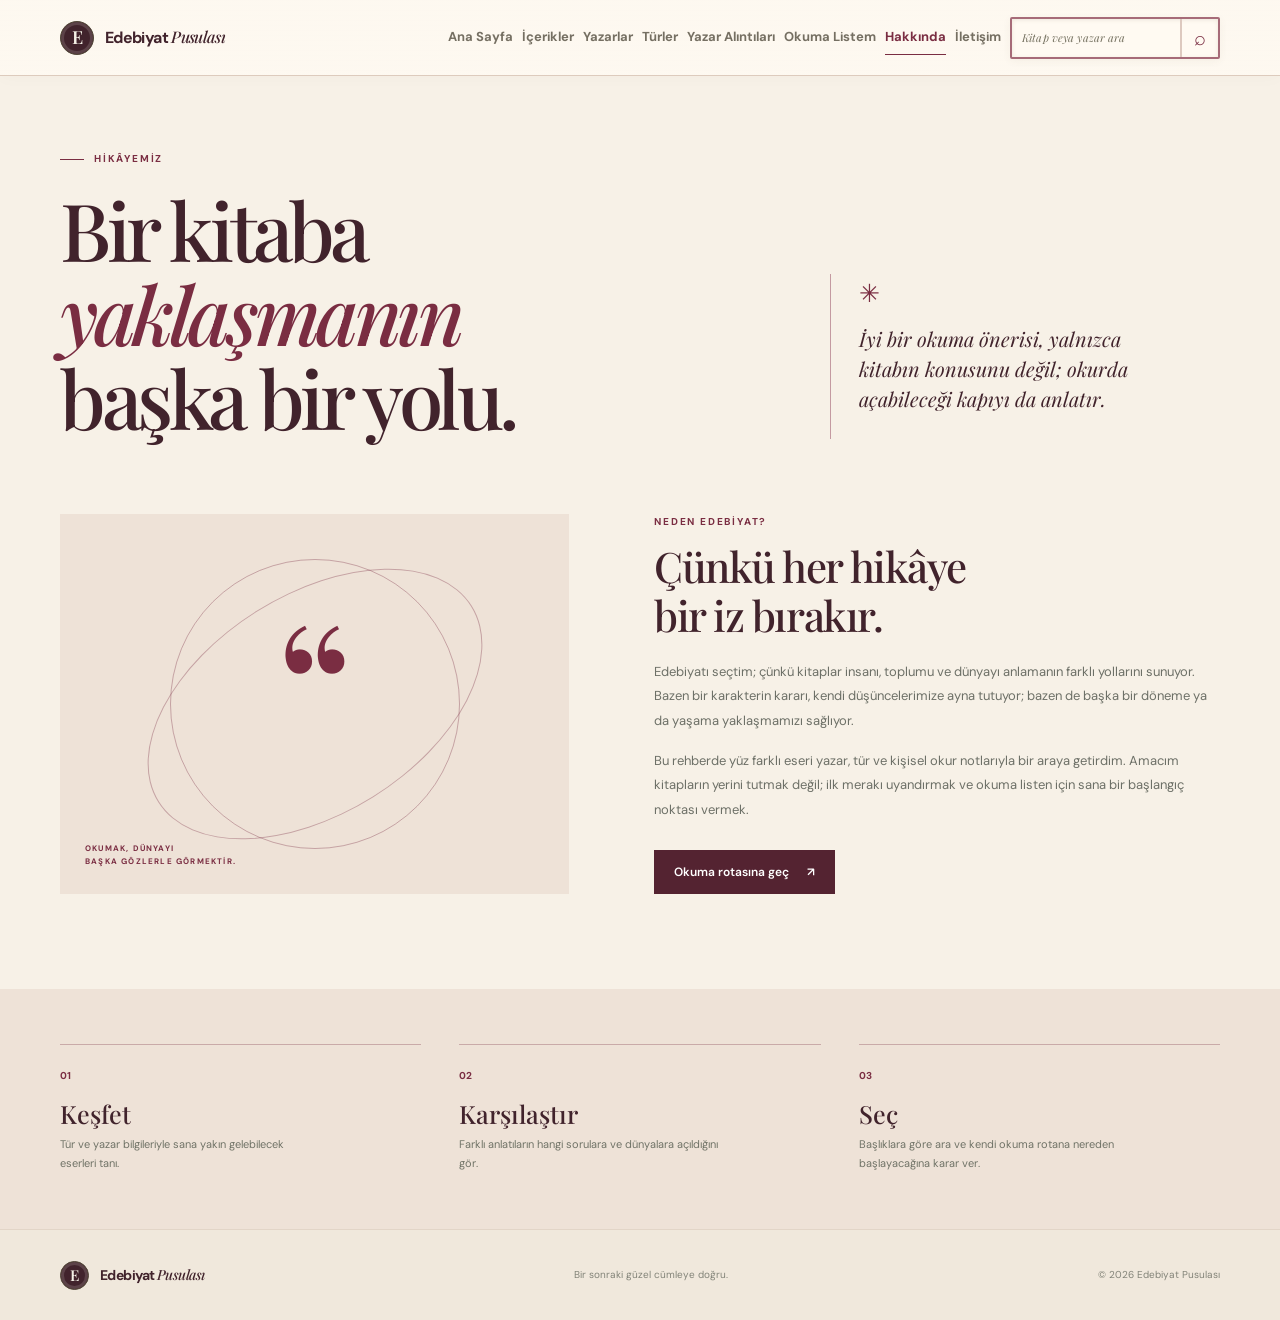
<file: hakkinda.html>
<!doctype html>
<html lang="tr">
<head>
  <meta charset="utf-8">
  <meta name="viewport" content="width=device-width, initial-scale=1">
  <meta name="description" content="Edebiyat Pusulası'nın çıkış noktası ve okurlara sunduğu rehber hakkında.">
  <title>Hakkında — Edebiyat Pusulası</title>
  <link rel="preconnect" href="https://fonts.googleapis.com">
  <link rel="preconnect" href="https://fonts.gstatic.com" crossorigin>
  <link href="https://fonts.googleapis.com/css2?family=DM+Sans:wght@400;500;600;700&family=Playfair+Display:wght@500;600;700&display=swap" rel="stylesheet">
  <link rel="stylesheet" href="style.css">
</head>
<body>
  <a class="skip-link" href="#ana-icerik">Ana içeriğe geç</a>
  <header class="site-header"><div class="nav-wrap">
    <a class="brand" href="index.html" aria-label="Edebiyat Pusulası ana sayfa"><span class="brand-mark" aria-hidden="true">E</span><span>Edebiyat <em>Pusulası</em></span></a>
    <button class="menu-toggle" type="button" aria-expanded="false" aria-label="Menüyü aç" aria-controls="site-nav">☰</button>
    <nav class="site-nav" id="site-nav" aria-label="Ana gezinme">
      <a class="nav-link" href="index.html">Ana Sayfa</a><a class="nav-link" href="icerikler.html">İçerikler</a>
      <a class="nav-link" href="yazarlar.html">Yazarlar</a><a class="nav-link" href="turler.html">Türler</a><a class="nav-link" href="unlu-cumleler.html">Yazar Alıntıları</a>
      <a class="nav-link" href="okuma-listem.html">Okuma Listem</a><a class="nav-link active" aria-current="page" href="hakkinda.html">Hakkında</a><a class="nav-link" href="iletisim.html">İletişim</a>
      <form class="nav-search" action="icerikler.html" role="search">
        <label class="visually-hidden" for="site-search">Kitap veya yazar ara</label>
        <input id="site-search" name="q" type="search" placeholder="Kitap veya yazar ara" autocomplete="off">
        <button class="nav-search-clear" type="button" aria-label="Temizle" hidden>×</button>
        <button type="submit" aria-label="Ara">⌕</button>
      </form>
    </nav>
  </div></header>
  <main id="ana-icerik">
    <section class="about-hero page-width"><div><p class="eyebrow"><span class="eyebrow-line"></span> HİKÂYEMİZ</p><h1>Bir kitaba<br><span>yaklaşmanın</span><br>başka bir yolu.</h1></div><div class="about-aside"><span class="aside-asterisk" aria-hidden="true">✳</span><p>İyi bir okuma önerisi, yalnızca kitabın konusunu değil; okurda açabileceği kapıyı da anlatır.</p></div></section>
    <section class="about-main page-width"><div class="about-image" role="img" aria-label="Kitap sayfalarını ve edebiyatın farklı dünyalarını simgeleyen soyut illüstrasyon"><div class="about-circle circle-one"></div><div class="about-circle circle-two"></div><div class="about-quote-mark">“</div><div class="about-image-caption">OKUMAK, DÜNYAYI<br>BAŞKA GÖZLERLE GÖRMEKTİR.</div></div><div class="about-copy"><p class="eyebrow">NEDEN EDEBİYAT?</p><h2>Çünkü her hikâye<br>bir iz bırakır.</h2><p>Edebiyatı seçtim; çünkü kitaplar insanı, toplumu ve dünyayı anlamanın farklı yollarını sunuyor. Bazen bir karakterin kararı, kendi düşüncelerimize ayna tutuyor; bazen de başka bir döneme ya da yaşama yaklaşmamızı sağlıyor.</p><p>Bu rehberde yüz farklı eseri yazar, tür ve kişisel okur notlarıyla bir araya getirdim. Amacım kitapların yerini tutmak değil; ilk merakı uyandırmak ve okuma listen için sana bir başlangıç noktası vermek.</p><a class="button button-dark" href="icerikler.html">Okuma rotasına geç <span aria-hidden="true">↗</span></a></div></section>
    <section class="about-values"><div class="page-width values-grid"><div><span>01</span><h3>Keşfet</h3><p>Tür ve yazar bilgileriyle sana yakın gelebilecek eserleri tanı.</p></div><div><span>02</span><h3>Karşılaştır</h3><p>Farklı anlatıların hangi sorulara ve dünyalara açıldığını gör.</p></div><div><span>03</span><h3>Seç</h3><p>Başlıklara göre ara ve kendi okuma rotana nereden başlayacağına karar ver.</p></div></div></section>
  </main>
  <footer class="site-footer"><div class="page-width footer-inner"><a class="brand footer-brand" href="index.html"><span class="brand-mark" aria-hidden="true">E</span><span>Edebiyat <em>Pusulası</em></span></a><p>Bir sonraki güzel cümleye doğru.</p><span>© 2026 Edebiyat Pusulası</span></div></footer>
  <script src="script.js"></script>
</body>
</html>
</file>
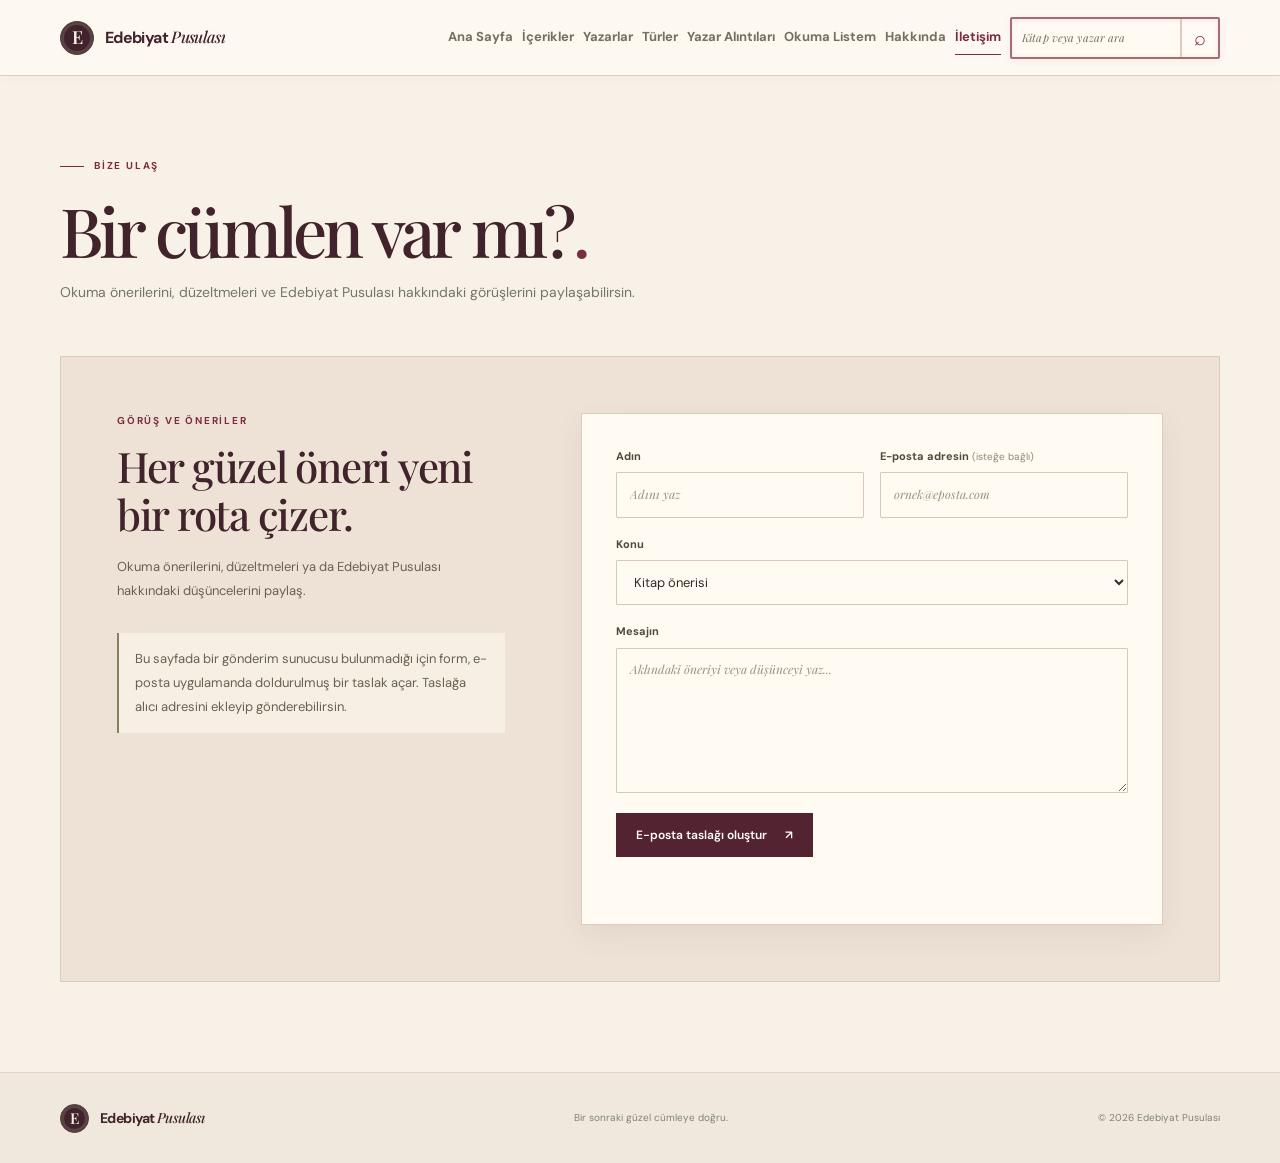
<file: iletisim.html>
<!doctype html>
<html lang="tr">
<head>
  <meta charset="utf-8">
  <meta name="viewport" content="width=device-width, initial-scale=1">
  <meta name="description" content="Edebiyat Pusulası hakkında görüş ve önerilerinizi iletin.">
  <title>İletişim — Edebiyat Pusulası</title>
  <link rel="stylesheet" href="style.css">
</head>
<body>
  <a class="skip-link" href="#ana-icerik">Ana içeriğe geç</a>
  <header class="site-header"><div class="nav-wrap">
    <a class="brand" href="index.html" aria-label="Edebiyat Pusulası ana sayfa"><span class="brand-mark" aria-hidden="true">E</span><span>Edebiyat <em>Pusulası</em></span></a>
    <button class="menu-toggle" type="button" aria-expanded="false" aria-label="Menüyü aç" aria-controls="site-nav">☰</button>
    <nav class="site-nav" id="site-nav" aria-label="Ana gezinme">
      <a class="nav-link" href="index.html">Ana Sayfa</a><a class="nav-link" href="icerikler.html">İçerikler</a><a class="nav-link" href="yazarlar.html">Yazarlar</a>
      <a class="nav-link" href="turler.html">Türler</a><a class="nav-link" href="unlu-cumleler.html">Yazar Alıntıları</a><a class="nav-link" href="okuma-listem.html">Okuma Listem</a><a class="nav-link" href="hakkinda.html">Hakkında</a><a class="nav-link active" aria-current="page" href="iletisim.html">İletişim</a>
      <form class="nav-search" action="icerikler.html" role="search"><label class="visually-hidden" for="site-search">Kitap veya yazar ara</label><input id="site-search" name="q" type="search" placeholder="Kitap veya yazar ara" autocomplete="off"><button class="nav-search-clear" type="button" aria-label="Temizle" hidden>×</button><button type="submit" aria-label="Ara">⌕</button></form>
    </nav>
  </div></header>
  <main id="ana-icerik">
    <section class="content-hero page-width"><p class="eyebrow"><span class="eyebrow-line"></span> BİZE ULAŞ</p><h1>Bir cümlen var mı?<span>.</span></h1><p>Okuma önerilerini, düzeltmeleri ve Edebiyat Pusulası hakkındaki görüşlerini paylaşabilirsin.</p></section>
    <section class="page-width contact-layout" aria-labelledby="contact-title">
      <div class="contact-copy">
        <p class="eyebrow">GÖRÜŞ VE ÖNERİLER</p>
        <h2 id="contact-title">Her güzel öneri yeni bir rota çizer.</h2>
        <p>Okuma önerilerini, düzeltmeleri ya da Edebiyat Pusulası hakkındaki düşüncelerini paylaş.</p>
        <p class="contact-note">Bu sayfada bir gönderim sunucusu bulunmadığı için form, e-posta uygulamanda doldurulmuş bir taslak açar. Taslağa alıcı adresini ekleyip gönderebilirsin.</p>
      </div>
      <form class="contact-form" id="contact-form">
        <div class="contact-form-row">
          <div class="contact-field">
            <label for="contact-name">Adın</label>
            <input id="contact-name" name="name" type="text" autocomplete="name" placeholder="Adını yaz" required>
          </div>
          <div class="contact-field">
            <label for="contact-email">E-posta adresin <span>(isteğe bağlı)</span></label>
            <input id="contact-email" name="email" type="email" autocomplete="email" placeholder="ornek@eposta.com">
          </div>
        </div>
        <div class="contact-field">
          <label for="contact-subject">Konu</label>
          <select id="contact-subject" name="subject">
            <option value="Kitap önerisi">Kitap önerisi</option>
            <option value="Düzeltme">Düzeltme</option>
            <option value="Genel görüş">Genel görüş</option>
          </select>
        </div>
        <div class="contact-field">
          <label for="contact-message">Mesajın</label>
          <textarea id="contact-message" name="message" rows="6" placeholder="Aklındaki öneriyi veya düşünceyi yaz..." required></textarea>
        </div>
        <button class="button button-dark contact-submit" type="submit">E-posta taslağı oluştur <span aria-hidden="true">↗</span></button>
        <p class="contact-status" id="contact-status" role="status" aria-live="polite"></p>
      </form>
    </section>
  </main>
  <footer class="site-footer"><div class="page-width footer-inner"><a class="brand footer-brand" href="index.html"><span class="brand-mark" aria-hidden="true">E</span><span>Edebiyat <em>Pusulası</em></span></a><p>Bir sonraki güzel cümleye doğru.</p><span>© 2026 Edebiyat Pusulası</span></div></footer>
  <script src="script.js"></script>
</body>
</html>
</file>
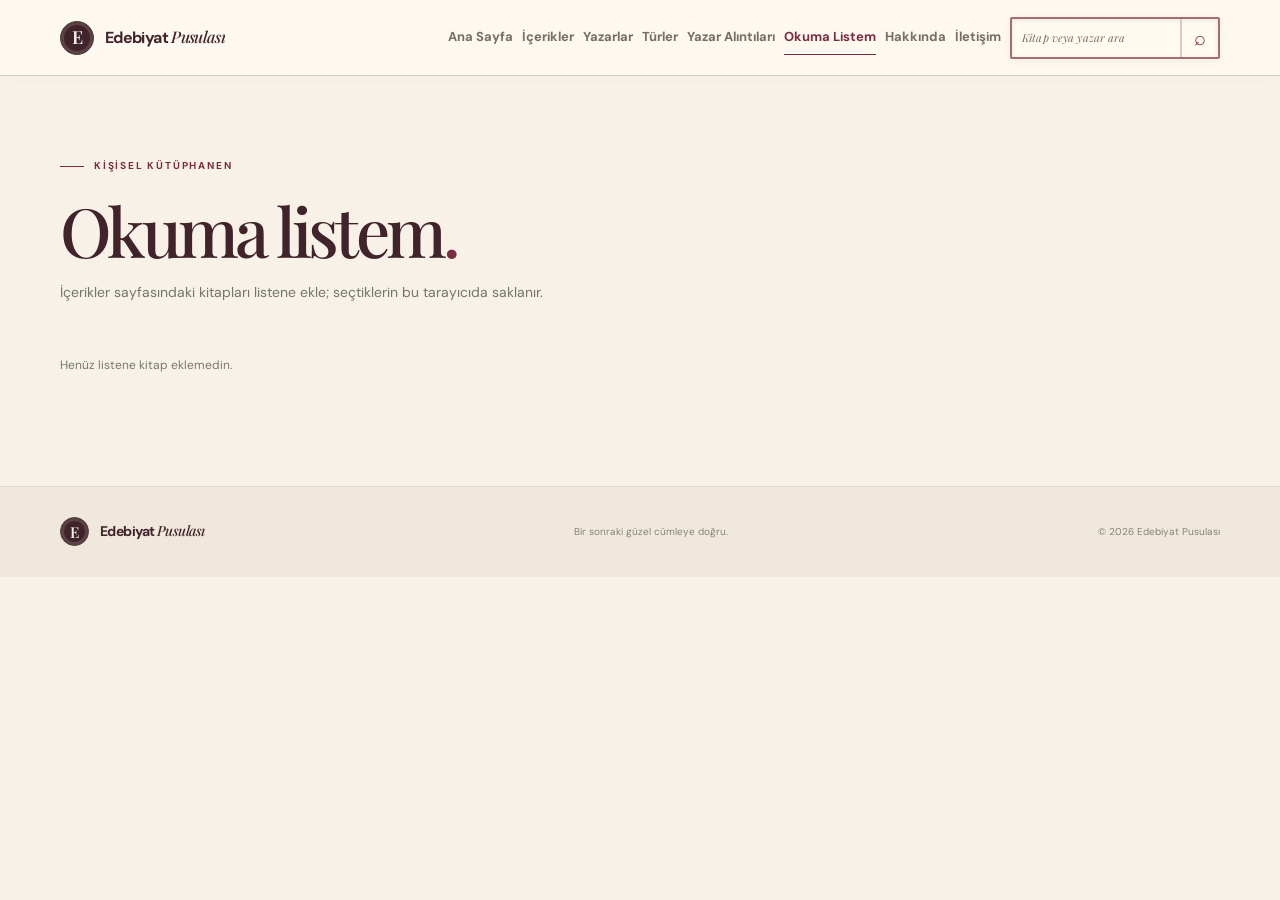
<file: okuma-listem.html>
<!doctype html>
<html lang="tr">
<head>
  <meta charset="utf-8">
  <meta name="viewport" content="width=device-width, initial-scale=1">
  <meta name="description" content="Okumak istediğiniz kitapları kişisel okuma listenizde saklayın.">
  <title>Okuma Listem — Edebiyat Pusulası</title>
  <link rel="stylesheet" href="style.css">
</head>
<body>
  <a class="skip-link" href="#ana-icerik">Ana içeriğe geç</a>
  <header class="site-header"><div class="nav-wrap">
    <a class="brand" href="index.html" aria-label="Edebiyat Pusulası ana sayfa"><span class="brand-mark" aria-hidden="true">E</span><span>Edebiyat <em>Pusulası</em></span></a>
    <button class="menu-toggle" type="button" aria-expanded="false" aria-label="Menüyü aç" aria-controls="site-nav">☰</button>
    <nav class="site-nav" id="site-nav" aria-label="Ana gezinme">
      <a class="nav-link" href="index.html">Ana Sayfa</a><a class="nav-link" href="icerikler.html">İçerikler</a><a class="nav-link" href="yazarlar.html">Yazarlar</a>
      <a class="nav-link" href="turler.html">Türler</a><a class="nav-link" href="unlu-cumleler.html">Yazar Alıntıları</a><a class="nav-link active" aria-current="page" href="okuma-listem.html">Okuma Listem</a><a class="nav-link" href="hakkinda.html">Hakkında</a><a class="nav-link" href="iletisim.html">İletişim</a>
      <form class="nav-search" action="icerikler.html" role="search"><label class="visually-hidden" for="site-search">Kitap veya yazar ara</label><input id="site-search" name="q" type="search" placeholder="Kitap veya yazar ara" autocomplete="off"><button class="nav-search-clear" type="button" aria-label="Temizle" hidden>×</button><button type="submit" aria-label="Ara">⌕</button></form>
    </nav>
  </div></header>
  <main id="ana-icerik">
    <section class="content-hero page-width"><p class="eyebrow"><span class="eyebrow-line"></span> KİŞİSEL KÜTÜPHANEN</p><h1>Okuma listem<span>.</span></h1><p>İçerikler sayfasındaki kitapları listene ekle; seçtiklerin bu tarayıcıda saklanır.</p></section>
    <section class="page-width directory-section"><p class="list-status" id="list-status" aria-live="polite"></p><div class="saved-list" id="saved-books"></div></section>
  </main>
  <footer class="site-footer"><div class="page-width footer-inner"><a class="brand footer-brand" href="index.html"><span class="brand-mark" aria-hidden="true">E</span><span>Edebiyat <em>Pusulası</em></span></a><p>Bir sonraki güzel cümleye doğru.</p><span>© 2026 Edebiyat Pusulası</span></div></footer>
  <script src="script.js"></script>
</body>
</html>
</file>
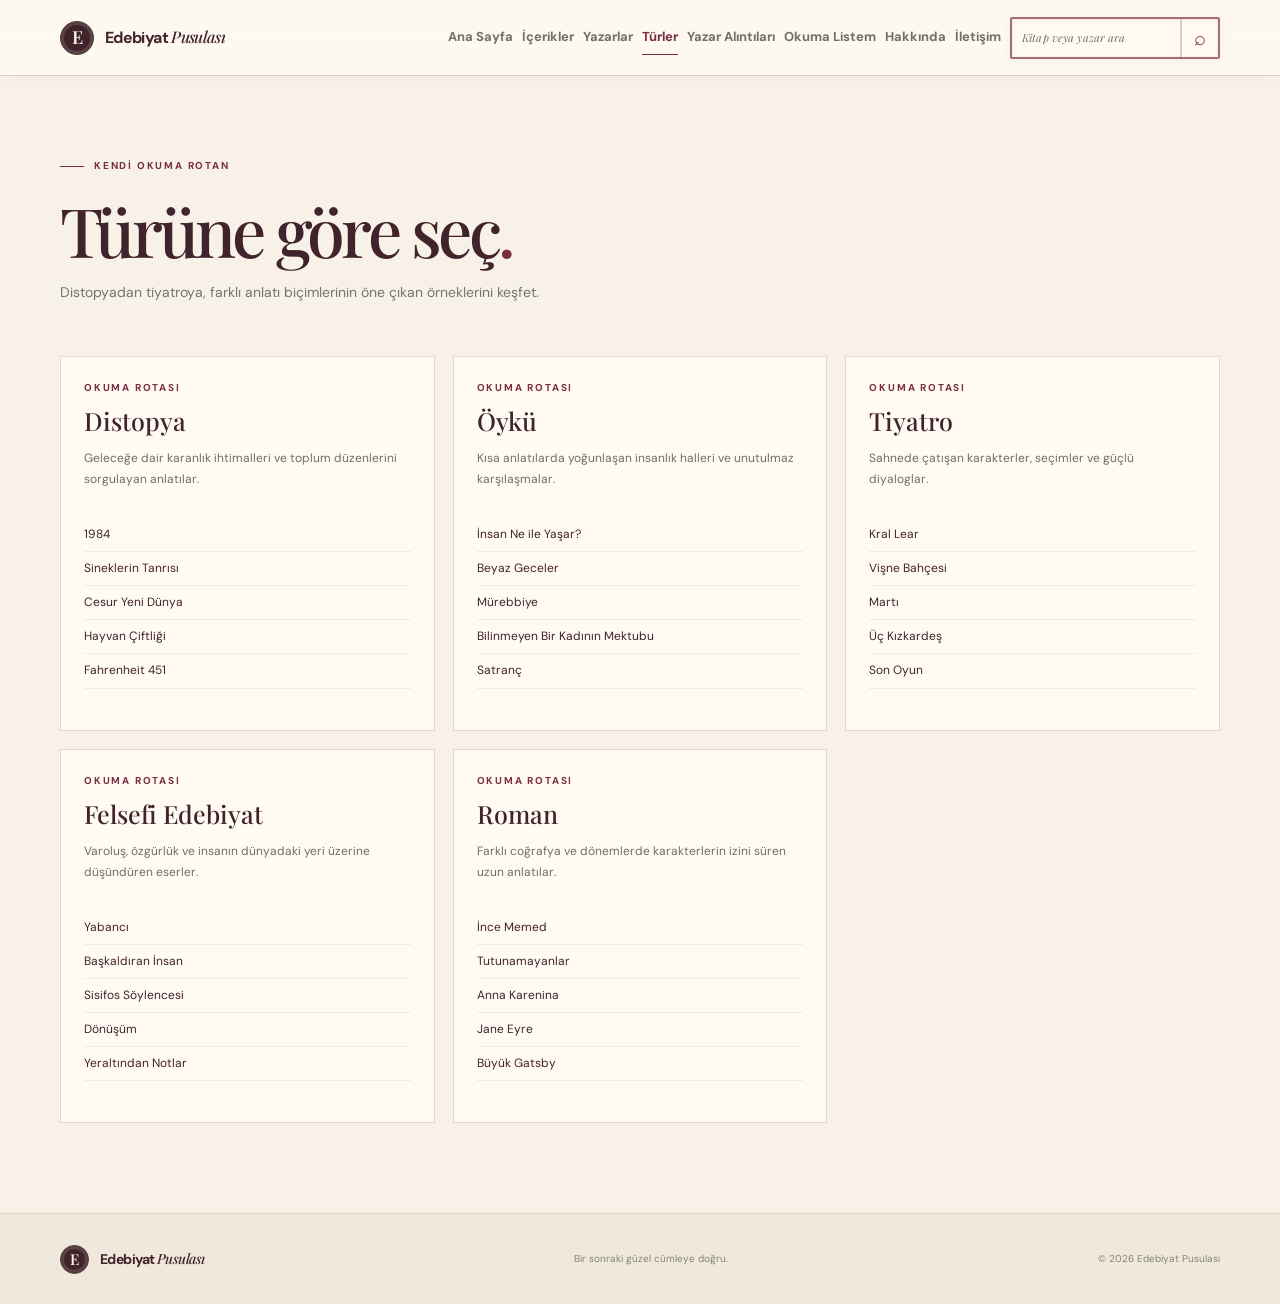
<file: turler.html>
<!doctype html>
<html lang="tr">
<head>
  <meta charset="utf-8">
  <meta name="viewport" content="width=device-width, initial-scale=1">
  <meta name="description" content="Roman, öykü, distopya ve tiyatro eserlerini Edebiyat Pusulası'nda keşfedin.">
  <title>Türler — Edebiyat Pusulası</title>
  <link rel="stylesheet" href="style.css">
</head>
<body>
  <a class="skip-link" href="#ana-icerik">Ana içeriğe geç</a>
  <header class="site-header"><div class="nav-wrap">
    <a class="brand" href="index.html" aria-label="Edebiyat Pusulası ana sayfa"><span class="brand-mark" aria-hidden="true">E</span><span>Edebiyat <em>Pusulası</em></span></a>
    <button class="menu-toggle" type="button" aria-expanded="false" aria-label="Menüyü aç" aria-controls="site-nav">☰</button>
    <nav class="site-nav" id="site-nav" aria-label="Ana gezinme">
      <a class="nav-link" href="index.html">Ana Sayfa</a><a class="nav-link" href="icerikler.html">İçerikler</a><a class="nav-link" href="yazarlar.html">Yazarlar</a>
      <a class="nav-link active" aria-current="page" href="turler.html">Türler</a><a class="nav-link" href="unlu-cumleler.html">Yazar Alıntıları</a><a class="nav-link" href="okuma-listem.html">Okuma Listem</a><a class="nav-link" href="hakkinda.html">Hakkında</a><a class="nav-link" href="iletisim.html">İletişim</a>
      <form class="nav-search" action="icerikler.html" role="search"><label class="visually-hidden" for="site-search">Kitap veya yazar ara</label><input id="site-search" name="q" type="search" placeholder="Kitap veya yazar ara" autocomplete="off"><button class="nav-search-clear" type="button" aria-label="Temizle" hidden>×</button><button type="submit" aria-label="Ara">⌕</button></form>
    </nav>
  </div></header>
  <main id="ana-icerik">
    <section class="content-hero page-width"><p class="eyebrow"><span class="eyebrow-line"></span> KENDİ OKUMA ROTAN</p><h1>Türüne göre seç<span>.</span></h1><p>Distopyadan tiyatroya, farklı anlatı biçimlerinin öne çıkan örneklerini keşfet.</p></section>
    <section class="page-width directory-section"><div class="genre-grid" id="genre-list"></div></section>
  </main>
  <footer class="site-footer"><div class="page-width footer-inner"><a class="brand footer-brand" href="index.html"><span class="brand-mark" aria-hidden="true">E</span><span>Edebiyat <em>Pusulası</em></span></a><p>Bir sonraki güzel cümleye doğru.</p><span>© 2026 Edebiyat Pusulası</span></div></footer>
  <script src="script.js"></script>
</body>
</html>
</file>
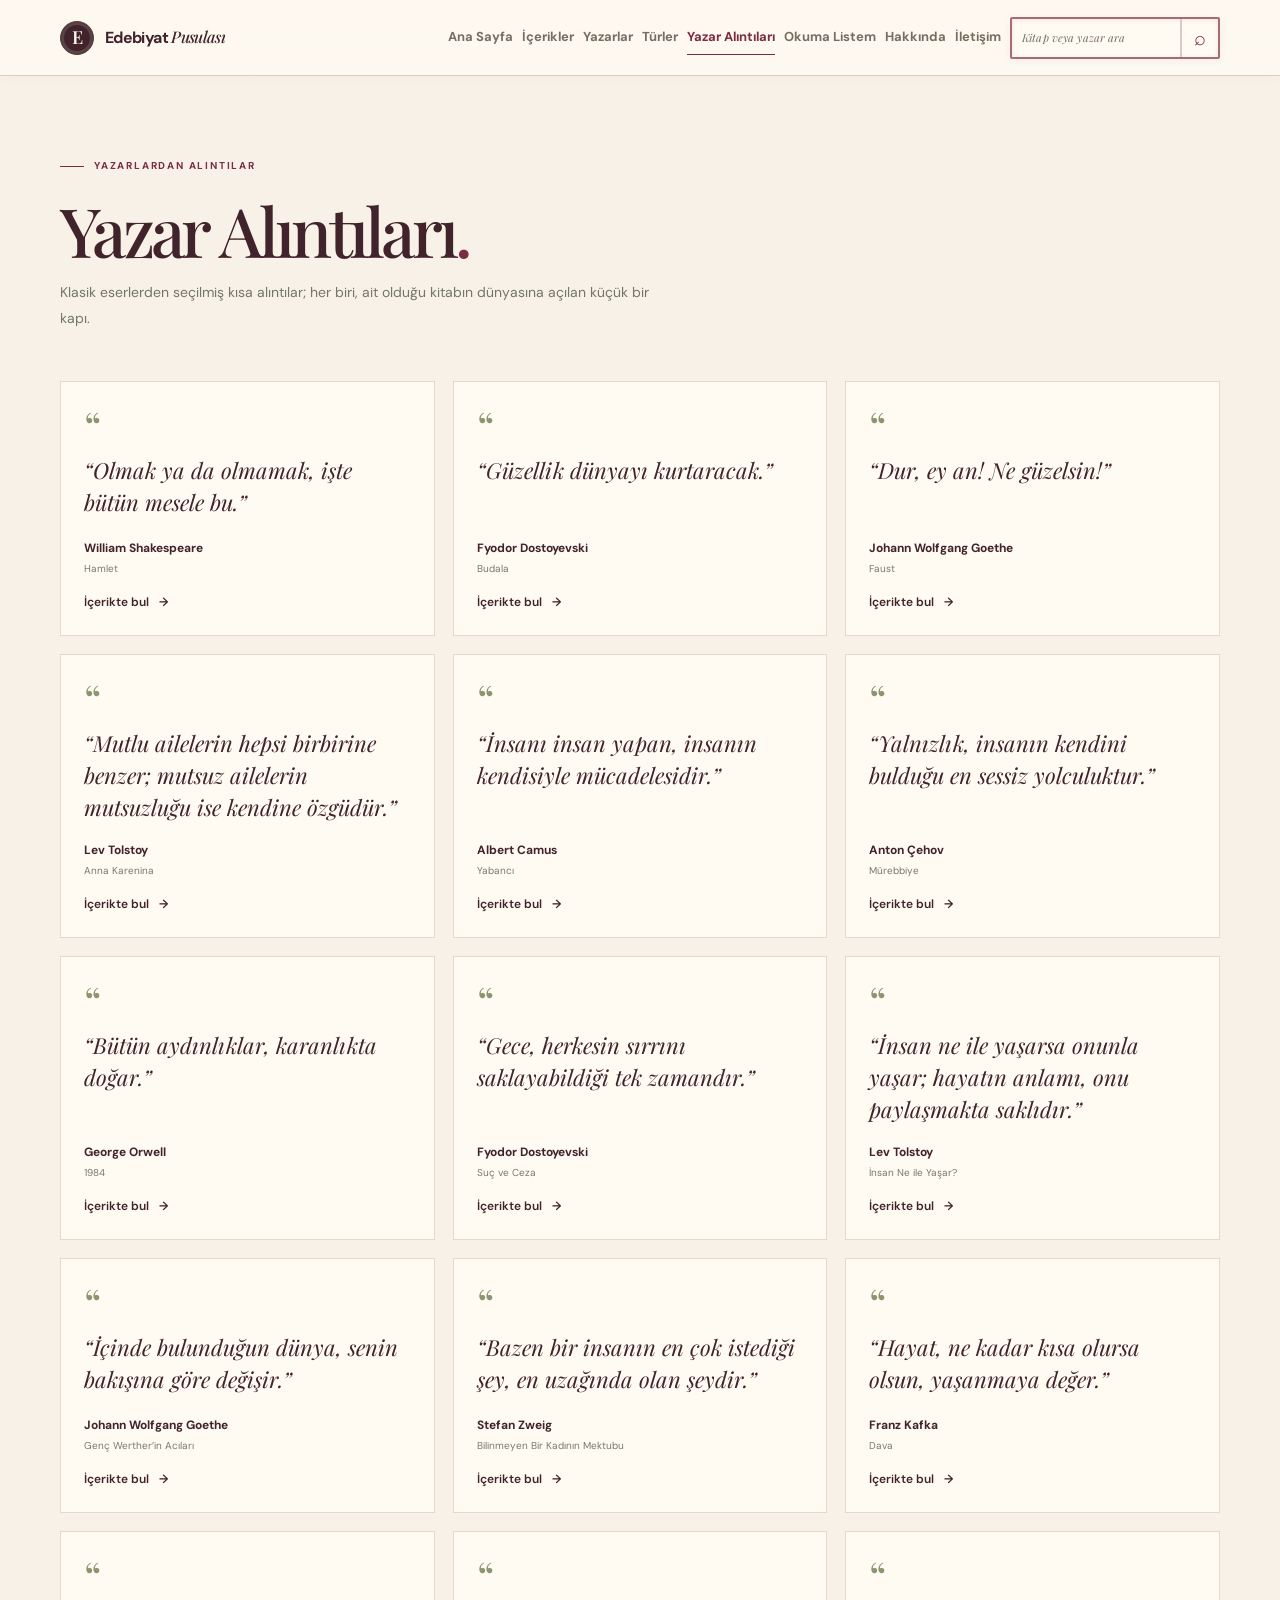
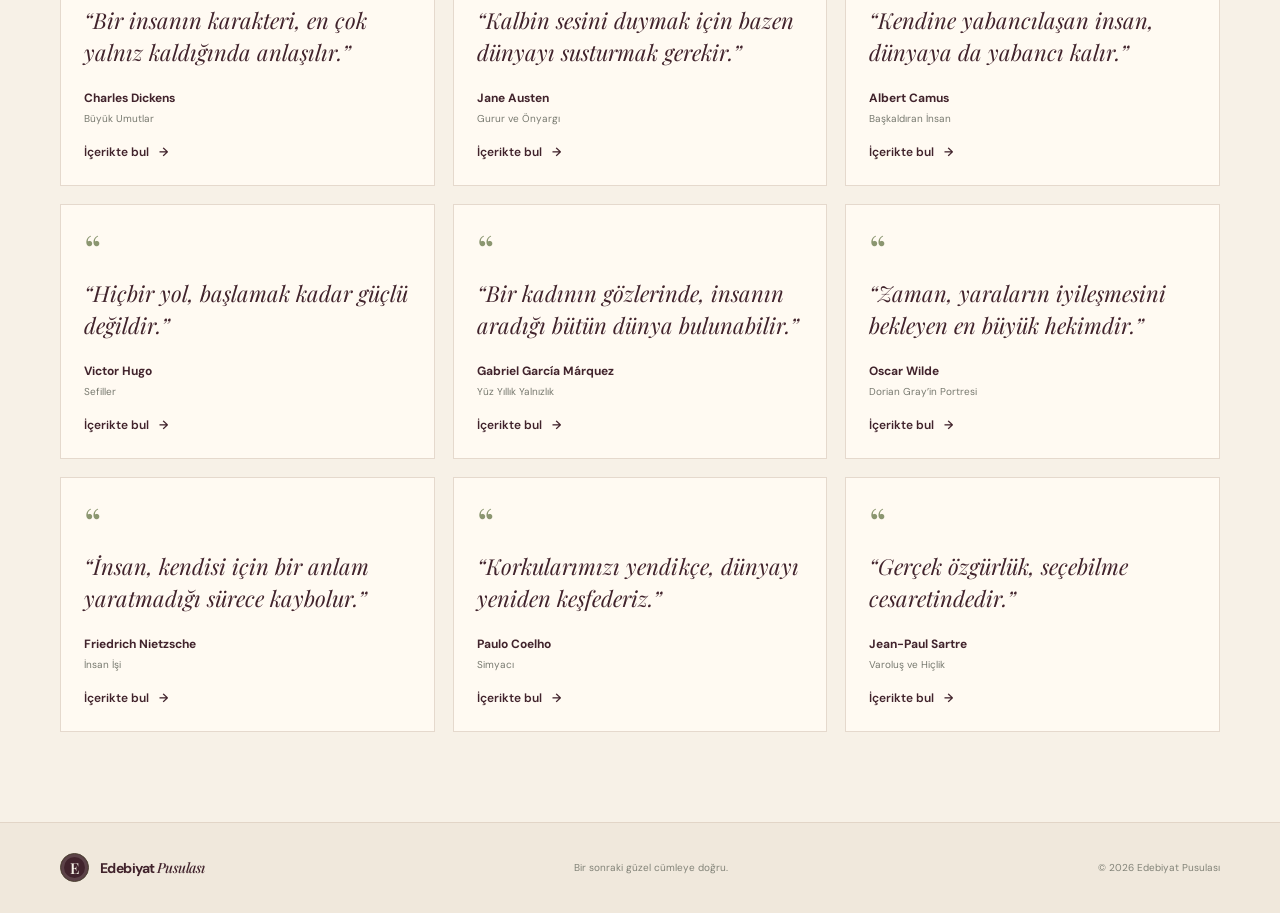
<file: unlu-cumleler.html>
<!doctype html>
<html lang="tr">
<head>
  <meta charset="utf-8">
  <meta name="viewport" content="width=device-width, initial-scale=1">
  <meta name="description" content="Klasik edebiyatın unutulmaz yazarlarından kısa cümleler.">
  <title>Yazar Alıntıları — Edebiyat Pusulası</title>
  <link rel="stylesheet" href="style.css">
</head>
<body>
  <a class="skip-link" href="#ana-icerik">Ana içeriğe geç</a>
  <header class="site-header"><div class="nav-wrap">
    <a class="brand" href="index.html" aria-label="Edebiyat Pusulası ana sayfa"><span class="brand-mark" aria-hidden="true">E</span><span>Edebiyat <em>Pusulası</em></span></a>
    <button class="menu-toggle" type="button" aria-expanded="false" aria-label="Menüyü aç" aria-controls="site-nav">☰</button>
    <nav class="site-nav" id="site-nav" aria-label="Ana gezinme">
      <a class="nav-link" href="index.html">Ana Sayfa</a><a class="nav-link" href="icerikler.html">İçerikler</a><a class="nav-link" href="yazarlar.html">Yazarlar</a>
      <a class="nav-link" href="turler.html">Türler</a><a class="nav-link active" aria-current="page" href="unlu-cumleler.html">Yazar Alıntıları</a><a class="nav-link" href="okuma-listem.html">Okuma Listem</a><a class="nav-link" href="hakkinda.html">Hakkında</a><a class="nav-link" href="iletisim.html">İletişim</a>
      <form class="nav-search" action="icerikler.html" method="get" role="search"><label class="visually-hidden" for="site-search">Kitap veya yazar ara</label><input id="site-search" name="q" type="search" placeholder="Kitap veya yazar ara" autocomplete="off"><button class="nav-search-clear" type="button" aria-label="Temizle" hidden>×</button><button type="submit" aria-label="Ara">⌕</button></form>
    </nav>
  </div></header>
  <main id="ana-icerik">
    <section class="content-hero page-width"><p class="eyebrow"><span class="eyebrow-line"></span> YAZARLARDAN ALINTILAR</p><h1>Yazar Alıntıları<span>.</span></h1><p>Klasik eserlerden seçilmiş kısa alıntılar; her biri, ait olduğu kitabın dünyasına açılan küçük bir kapı.</p></section>
    <section class="page-width directory-section"><div class="quote-grid" id="quote-list"></div></section>
  </main>
  <footer class="site-footer"><div class="page-width footer-inner"><a class="brand footer-brand" href="index.html"><span class="brand-mark" aria-hidden="true">E</span><span>Edebiyat <em>Pusulası</em></span></a><p>Bir sonraki güzel cümleye doğru.</p><span>© 2026 Edebiyat Pusulası</span></div></footer>
  <script src="script.js?v=20261122"></script>
</body>
</html>
</file>
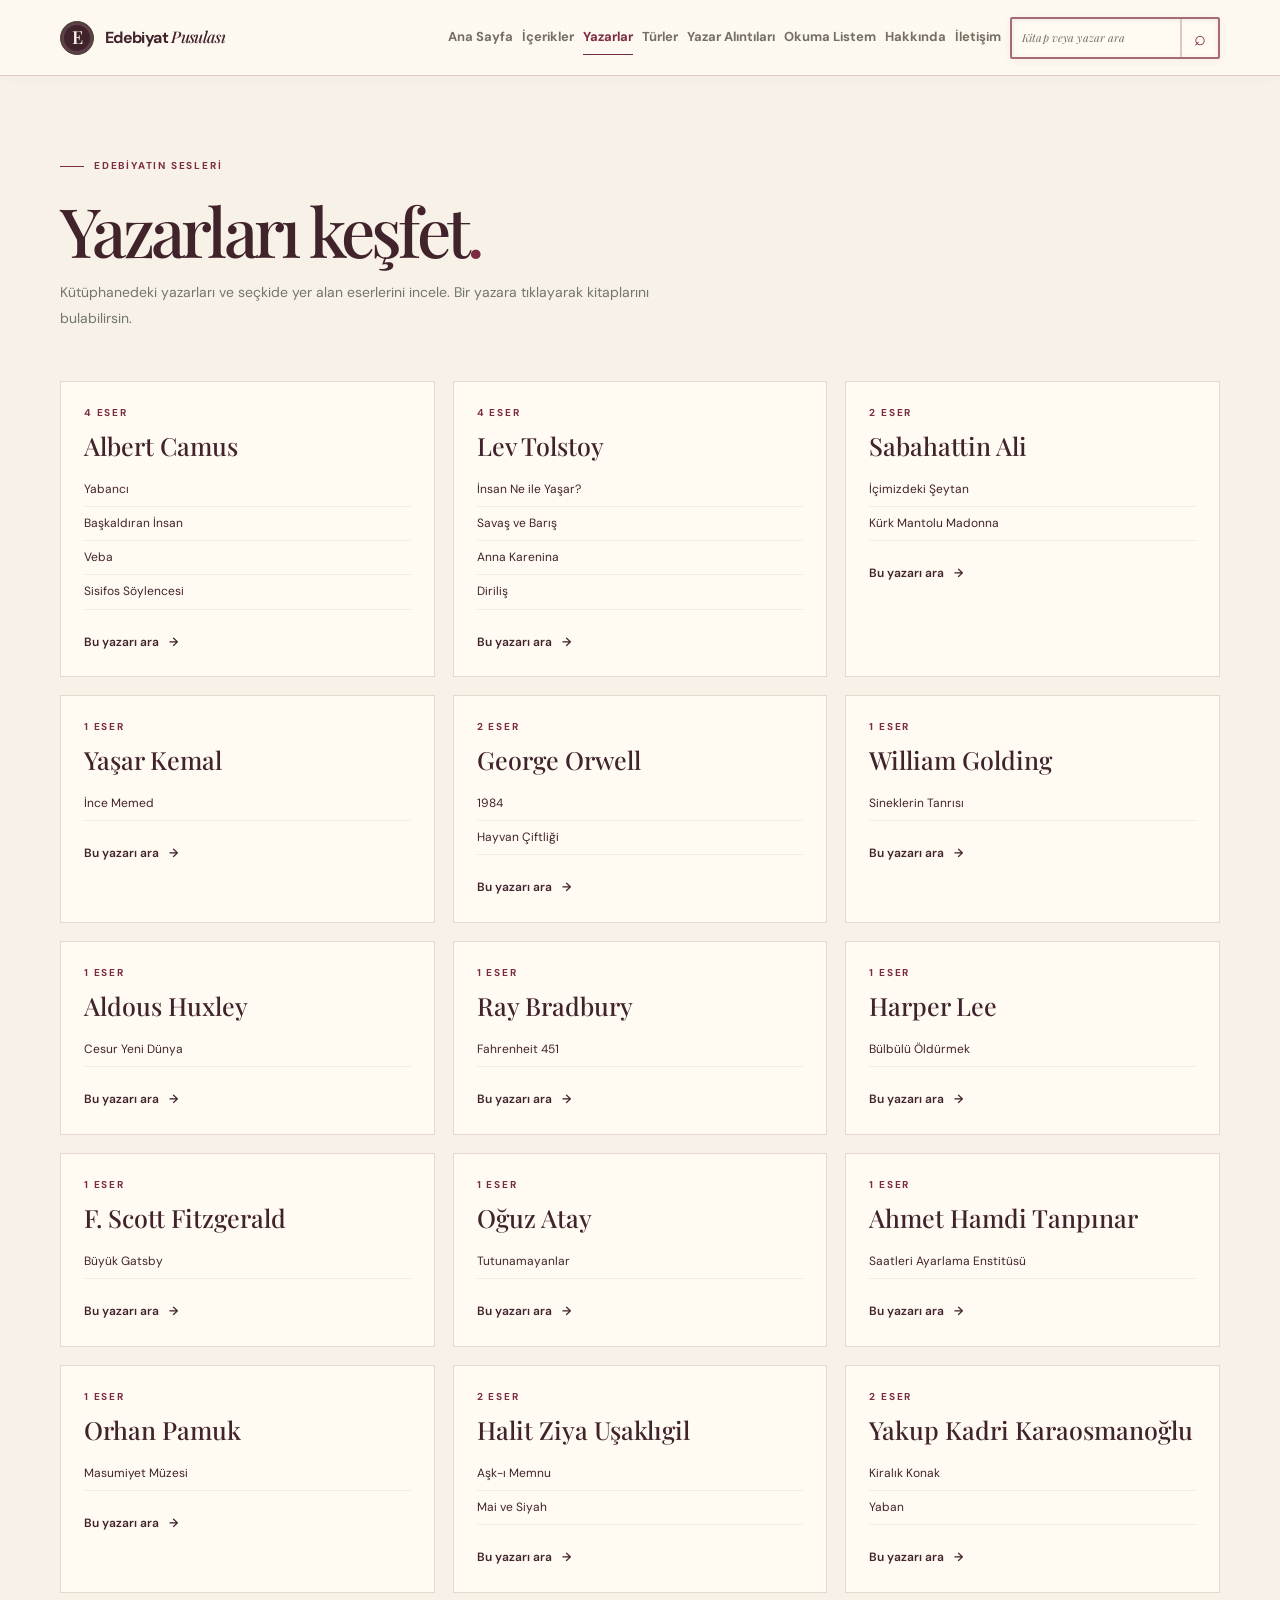
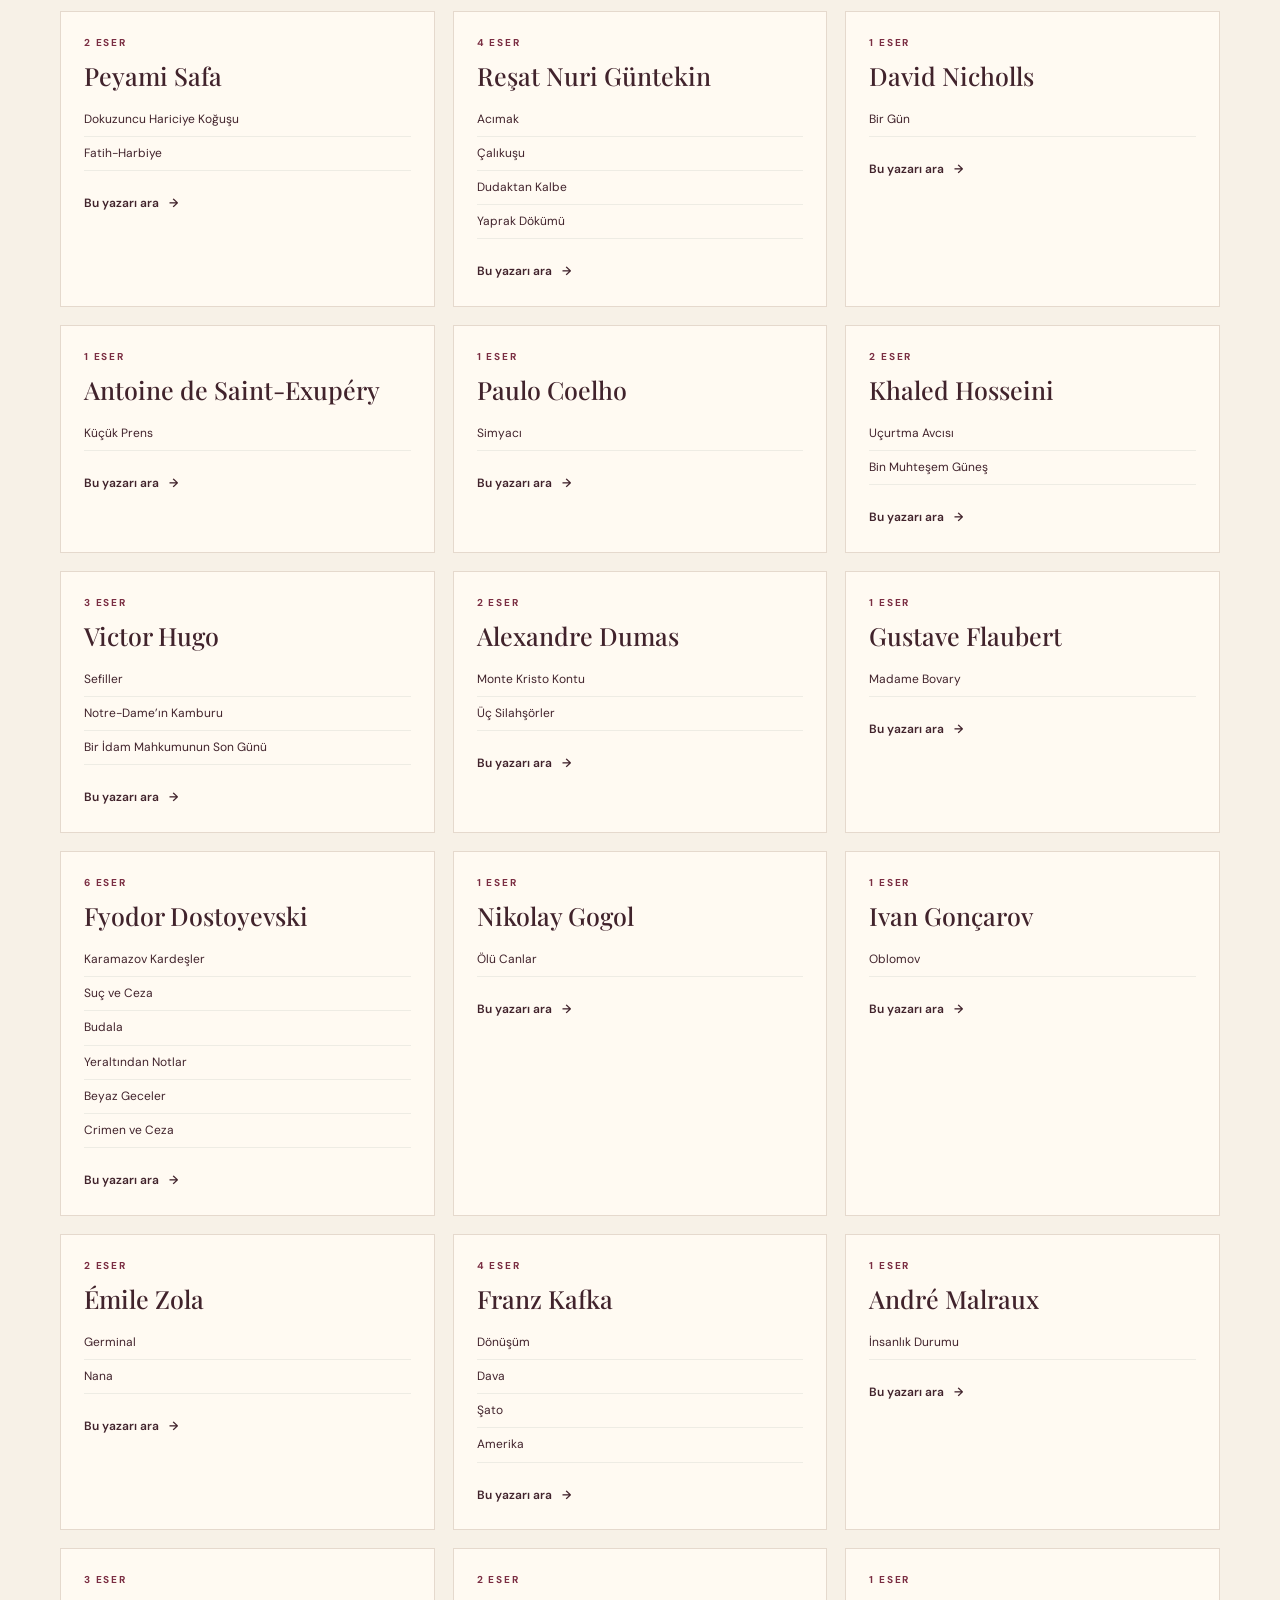
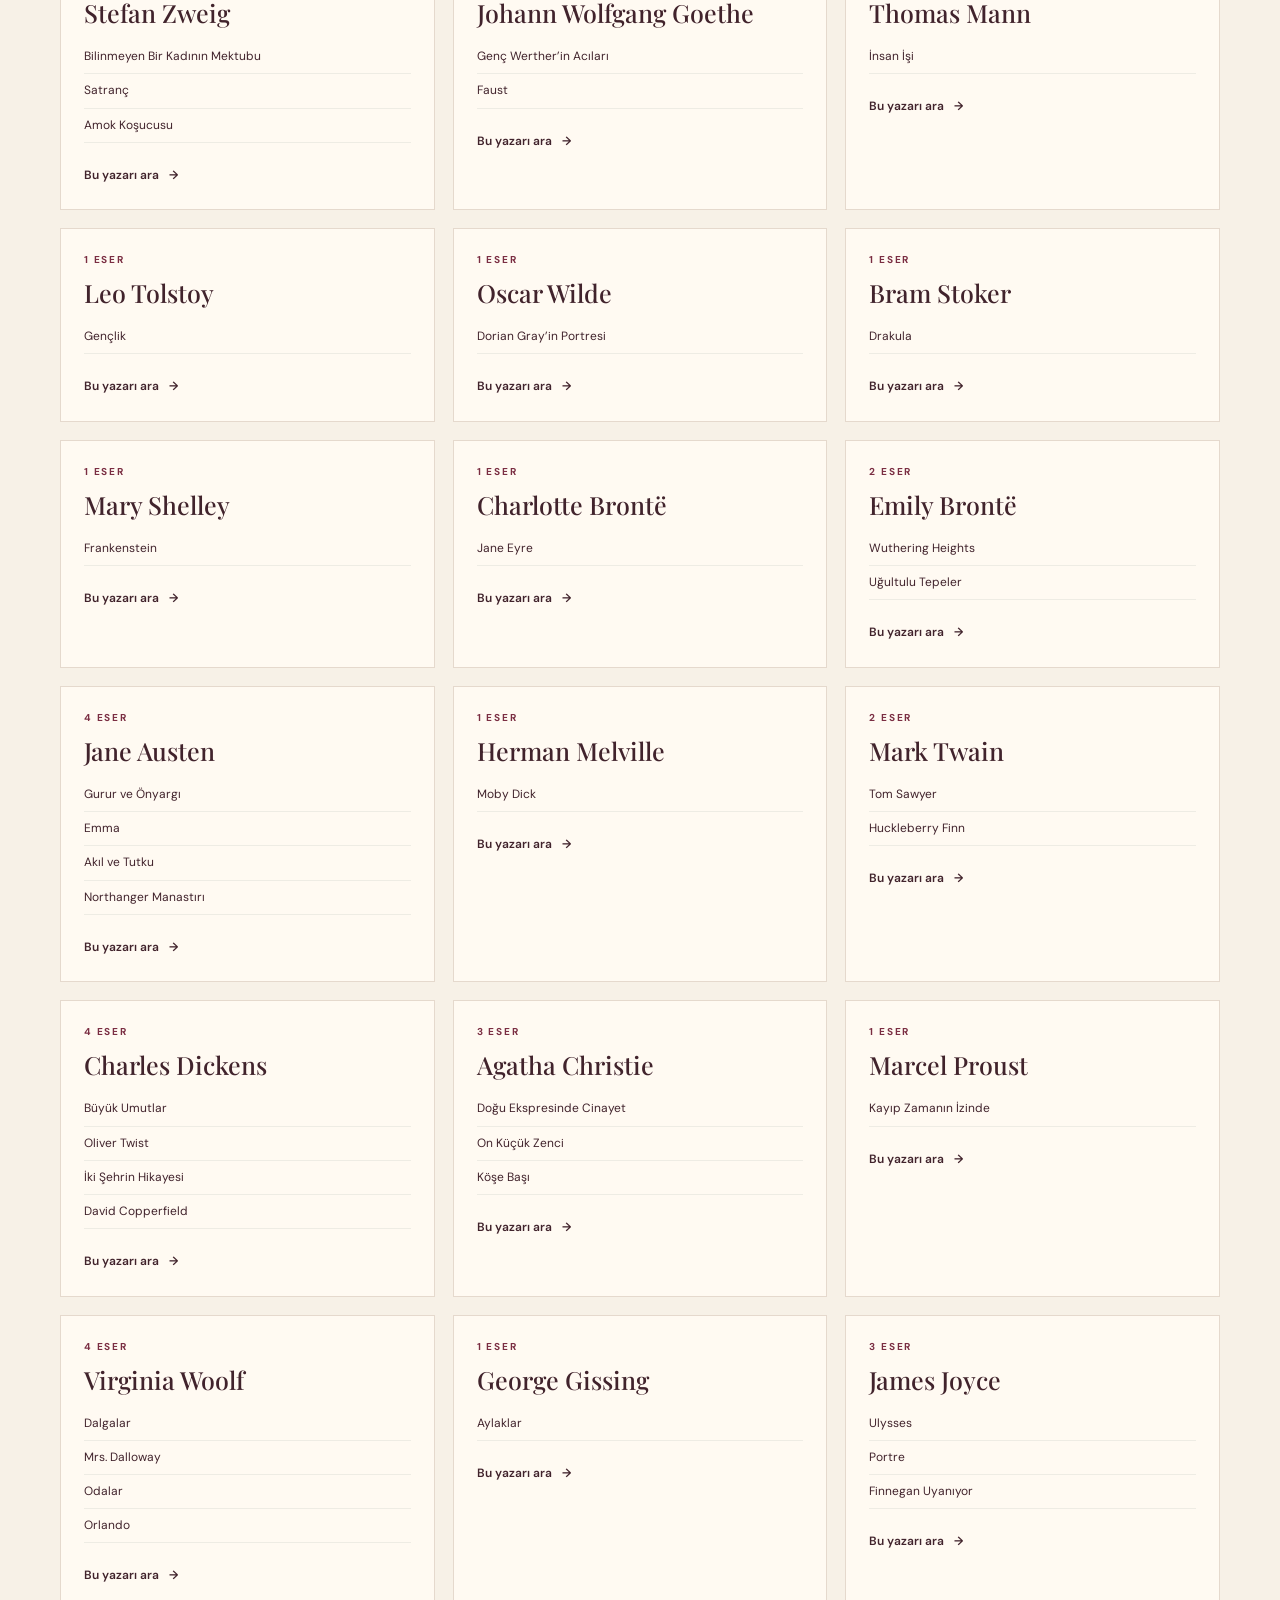
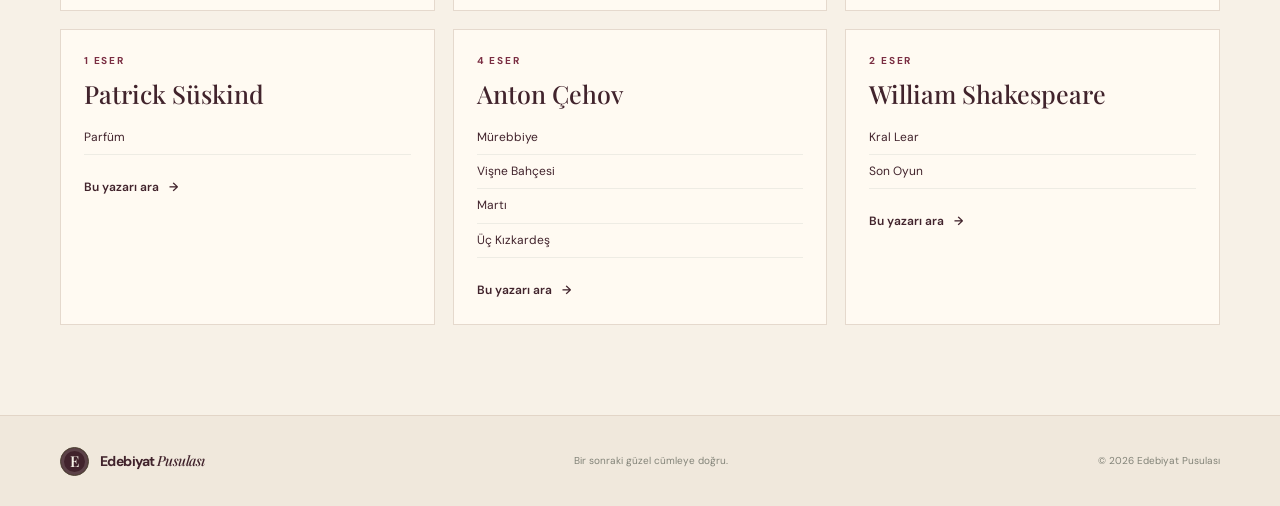
<file: yazarlar.html>
<!doctype html>
<html lang="tr">
<head>
  <meta charset="utf-8">
  <meta name="viewport" content="width=device-width, initial-scale=1">
  <meta name="description" content="Edebiyat Pusulası kütüphanesindeki yazarları ve eserlerini keşfedin.">
  <title>Yazarlar — Edebiyat Pusulası</title>
  <link rel="stylesheet" href="style.css">
</head>
<body>
  <a class="skip-link" href="#ana-icerik">Ana içeriğe geç</a>
  <header class="site-header"><div class="nav-wrap">
    <a class="brand" href="index.html" aria-label="Edebiyat Pusulası ana sayfa"><span class="brand-mark" aria-hidden="true">E</span><span>Edebiyat <em>Pusulası</em></span></a>
    <button class="menu-toggle" type="button" aria-expanded="false" aria-label="Menüyü aç" aria-controls="site-nav">☰</button>
    <nav class="site-nav" id="site-nav" aria-label="Ana gezinme">
      <a class="nav-link" href="index.html">Ana Sayfa</a><a class="nav-link" href="icerikler.html">İçerikler</a><a class="nav-link active" aria-current="page" href="yazarlar.html">Yazarlar</a>
      <a class="nav-link" href="turler.html">Türler</a><a class="nav-link" href="unlu-cumleler.html">Yazar Alıntıları</a><a class="nav-link" href="okuma-listem.html">Okuma Listem</a><a class="nav-link" href="hakkinda.html">Hakkında</a><a class="nav-link" href="iletisim.html">İletişim</a>
      <form class="nav-search" action="icerikler.html" role="search"><label class="visually-hidden" for="site-search">Kitap veya yazar ara</label><input id="site-search" name="q" type="search" placeholder="Kitap veya yazar ara" autocomplete="off"><button class="nav-search-clear" type="button" aria-label="Temizle" hidden>×</button><button type="submit" aria-label="Ara">⌕</button></form>
    </nav>
  </div></header>
  <main id="ana-icerik">
    <section class="content-hero page-width"><p class="eyebrow"><span class="eyebrow-line"></span> EDEBİYATIN SESLERİ</p><h1>Yazarları keşfet<span>.</span></h1><p>Kütüphanedeki yazarları ve seçkide yer alan eserlerini incele. Bir yazara tıklayarak kitaplarını bulabilirsin.</p></section>
    <section class="page-width directory-section"><div class="directory-grid" id="author-list" aria-live="polite"></div></section>
  </main>
  <footer class="site-footer"><div class="page-width footer-inner"><a class="brand footer-brand" href="index.html"><span class="brand-mark" aria-hidden="true">E</span><span>Edebiyat <em>Pusulası</em></span></a><p>Bir sonraki güzel cümleye doğru.</p><span>© 2026 Edebiyat Pusulası</span></div></footer>
  <script src="script.js"></script>
</body>
</html>
</file>
<file: style.css>
@import url('https://fonts.googleapis.com/css2?family=DM+Sans:wght@400;500;600;700&family=Playfair+Display:wght@500;600;700&display=swap');

:root{--ink:#252c23;--muted:#74786d;--paper:#f8f7f2;--white:#fffefa;--olive:#75845b;--line:#e6e4da;--serif:'Playfair Display',Georgia,serif;--sans:'DM Sans',Arial,sans-serif;--page:1160px}
*{box-sizing:border-box}
html{scroll-behavior:smooth}
body{margin:0;background:var(--paper);color:var(--ink);font-family:var(--sans);font-size:16px;line-height:1.6}
a{color:inherit}
.page-width,.nav-wrap{width:min(var(--page),calc(100% - 64px));margin-inline:auto}
.skip-link{position:absolute;top:-60px;left:16px;z-index:10;padding:10px 16px;background:var(--ink);color:white;border-radius:4px}.skip-link:focus{top:12px}
.site-header{height:82px;border-bottom:1px solid rgba(37,44,35,.1);background:var(--paper);display:flex;align-items:center}.nav-wrap{display:flex;align-items:center;justify-content:space-between;gap:24px}
.brand{display:inline-flex;align-items:center;gap:11px;text-decoration:none;font-weight:700;letter-spacing:-.04em;font-size:16px}.brand em{font-family:var(--serif);font-weight:500}.brand-mark{display:grid;place-items:center;width:34px;height:34px;border-radius:50%;background:var(--ink);color:#f5f2e7;font-family:var(--serif);font-size:18px;font-weight:600}
.site-nav{display:flex;align-items:center;gap:38px}.nav-link{text-decoration:none;color:#77796f;font-size:13px;font-weight:600;transition:color .2s}.nav-link:hover,.nav-link:focus-visible,.nav-link.active{color:var(--ink)}.nav-link.active{position:relative}.nav-link.active:after{content:'';position:absolute;bottom:-12px;left:0;right:0;height:2px;background:var(--olive)}
.hero{min-height:580px;display:grid;grid-template-columns:1fr .95fr;align-items:center;gap:70px;padding-block:68px 76px}.eyebrow{display:flex;align-items:center;gap:10px;margin:0 0 20px;color:#78805f;font-size:10px;letter-spacing:.18em;font-weight:700}.eyebrow-line{width:24px;height:1px;background:#89936c}.hero h1,.content-hero h1,.about-hero h1{font-family:var(--serif);font-weight:500;letter-spacing:-.055em;line-height:1.05}.hero h1{font-size:clamp(54px,7vw,88px);margin:0 0 25px}.hero h1 span,.about-hero h1 span{color:#7b8960;font-style:italic}.hero-intro{max-width:455px;color:#6b6f64;font-size:16px;line-height:1.85;margin:0}.hero-actions{display:flex;align-items:center;gap:28px;margin-top:32px}.button{border:0;display:inline-flex;align-items:center;justify-content:center;gap:18px;text-decoration:none;padding:14px 20px;font:600 12px var(--sans);cursor:pointer;transition:transform .2s,background .2s}.button:hover{transform:translateY(-2px)}.button-dark{background:var(--ink);color:white}.button-dark:hover{background:#46523d}.button:focus-visible,.clear-button:focus-visible,.text-link:focus-visible,.round-arrow:focus-visible,.nav-link:focus-visible,input:focus-visible{outline:3px solid #b1bd84;outline-offset:3px}.text-link{font-size:12px;font-weight:600;text-decoration:none}.text-link span{margin-left:7px}.hero-note{display:flex;align-items:center;gap:9px;margin-top:45px;color:#85877d;font-size:11px}.note-dot{height:6px;width:6px;border-radius:50%;background:#a0aa7b}
.hero-art{min-height:390px;position:relative;display:grid;place-items:center;overflow:hidden;background:#eaeadd}.sun-disc{position:absolute;width:260px;height:260px;border-radius:50%;background:#d6d9bb;top:48px;left:calc(50% - 130px)}.orbit{position:absolute;border:1px solid rgba(107,121,79,.28);border-radius:50%;transform:rotate(-25deg)}.orbit-one{width:370px;height:190px}.orbit-two{width:420px;height:260px;transform:rotate(38deg)}.book-illustration{position:relative;z-index:1;width:245px;height:160px;transform:rotate(-9deg);filter:drop-shadow(0 18px 17px rgba(47,54,38,.14))}.book-page{position:absolute;top:5px;width:50%;height:100%;background:#fffdf4;border:1px solid #d5d4c7}.page-left{left:0;border-radius:7px 2px 3px 9px;transform:skewY(5deg)}.page-right{right:0;border-radius:2px 8px 9px 3px;transform:skewY(-5deg);background:#f4f1e6}.book-spine{position:absolute;left:50%;top:5px;height:100%;width:2px;background:#c7c4b5}.book-lines{position:absolute;z-index:2;top:48px;width:77px;height:48px;background:repeating-linear-gradient(to bottom,transparent 0 8px,#c9c7b9 8px 9px);opacity:.7}.lines-left{left:22px;transform:rotate(5deg)}.lines-right{right:20px;transform:rotate(-5deg)}.art-label{position:absolute;z-index:2;font-size:9px;letter-spacing:.15em;font-weight:700;color:#66704e}.label-top{top:27px;right:24px}.label-bottom{bottom:24px;left:25px}.floating-star{position:absolute;color:#808c61}.star-one{right:57px;top:95px;font-size:23px}.star-two{left:45px;bottom:80px;font-size:17px}
.intro-band{background:#e8e9dc}.intro-band-inner{min-height:140px;display:grid;grid-template-columns:170px 1fr 46px;align-items:center;gap:25px}.intro-band .eyebrow{margin:0}.intro-band-inner>p:nth-child(2){font-family:var(--serif);font-size:20px;max-width:660px;line-height:1.45;margin:0}.round-arrow{display:grid;place-items:center;width:42px;height:42px;border:1px solid #aeb39b;border-radius:50%;text-decoration:none;font-size:18px}
.featured{padding-block:85px 100px}.section-heading{display:flex;align-items:end;justify-content:space-between;margin-bottom:32px}.section-heading .eyebrow{margin-bottom:10px}.section-heading h2,.library-toolbar h2,.about-copy h2{font-family:var(--serif);font-weight:500;letter-spacing:-.035em;margin:0}.section-heading h2{font-size:38px}.mini-grid{display:grid;grid-template-columns:repeat(3,1fr);gap:17px}.mini-card{min-height:180px;padding:20px 22px;display:flex;flex-direction:column;justify-content:space-between;text-decoration:none;transition:transform .2s}.mini-card:hover{transform:translateY(-4px)}.mini-card>span{font-size:9px;letter-spacing:.13em;font-weight:700}.mini-card strong{font:500 26px var(--serif);line-height:1.15}.mini-card small{font-size:11px}.mini-olive{background:#e1e4d4}.mini-rose{background:#f0e2d9}.mini-blue{background:#dce7e6}
.site-footer{border-top:1px solid var(--line);background:#f2f1e9}.footer-inner{min-height:90px;display:flex;align-items:center;justify-content:space-between;gap:16px}.footer-brand{font-size:14px}.footer-brand .brand-mark{width:29px;height:29px;font-size:15px}.footer-inner p,.footer-inner>span{font-size:10px;color:#828378;margin:0}
.content-hero{padding-block:82px 50px}.content-hero h1{font-size:clamp(42px,6vw,68px);margin:0 0 15px}.content-hero h1 span{color:#839066}.content-hero>p:last-child{max-width:600px;color:#73766c;font-size:14px;margin:0;line-height:1.8}.library{padding-bottom:90px}.library-toolbar{display:flex;align-items:end;justify-content:space-between;gap:30px;border-bottom:1px solid var(--line);padding-bottom:24px}.library-toolbar .eyebrow{margin-bottom:6px}.library-toolbar h2{font-size:30px}.search-box{width:min(380px,100%)}.search-box label{display:block;font-size:11px;font-weight:700;margin-bottom:7px}.search-controls{display:flex;align-items:center;min-height:47px;border:1px solid #d8d8cd;background:var(--white)}.search-icon{padding-left:13px;font-size:22px;color:#81866e}.search-controls input{min-width:0;flex:1;height:45px;border:0;background:transparent;padding:0 10px;color:var(--ink);font:13px var(--sans);outline:none}.search-controls input:focus-visible{outline:0}.search-controls:focus-within{outline:3px solid #b1bd84;outline-offset:2px}.search-controls input::placeholder{color:#a1a198}.clear-button{height:31px;margin-right:7px;padding:0 10px;background:transparent;border:0;border-left:1px solid var(--line);font:600 10px var(--sans);color:#62685a;cursor:pointer}.clear-button:hover{color:#242b21}.result-line{margin:15px 0 20px;color:#85867d;font-size:11px}.book-grid{display:grid;grid-template-columns:repeat(2,minmax(0,1fr));gap:22px}.book-card{background:var(--white);border:1px solid #e8e6dc;min-width:0;transition:box-shadow .2s,transform .2s}.book-card:hover{transform:translateY(-3px);box-shadow:0 12px 30px rgba(39,44,31,.08)}.book-card[hidden]{display:none}.card-topline{display:flex;align-items:center;justify-content:space-between;padding:15px 18px 11px}.card-number{font:italic 20px var(--serif);color:#8e9677}.genre-pill{font-size:8px;letter-spacing:.12em;font-weight:700;color:#7a8069}.cover{height:180px;position:relative;overflow:hidden;display:flex;align-items:center;justify-content:center;flex-direction:column}.cover-olive{background:#7c8767;color:#f8f4e7}.cover-rose{background:#c28472;color:#fff4e7}.cover-blue{background:#738c8b;color:#f7f3e7}.cover-gold{background:#b18b50;color:#fff7e8}.cover-violet{background:#706b81;color:#f6f0e7}.cover-sun{position:absolute;width:126px;height:126px;border-radius:50%;border:1px solid rgba(255,255,255,.32);top:-48px;right:calc(50% - 63px)}.cover:after{content:'';position:absolute;width:240px;height:76px;border:1px solid rgba(255,255,255,.27);border-radius:50%;transform:rotate(-19deg);bottom:14px}.cover-word{position:relative;z-index:1;font:600 31px var(--serif);letter-spacing:-.03em}.cover-long{font-size:25px}.cover-year{font-size:54px}.cover-author{position:relative;z-index:1;margin-top:9px;font-size:8px;letter-spacing:.18em}.card-body{padding:21px 22px 18px}.card-author{margin:0 0 3px;color:#87906d;font-size:9px;letter-spacing:.15em;font-weight:700}.card-body h3{margin:0 0 10px;font:500 25px var(--serif);letter-spacing:-.025em}.card-description{margin:0;color:#6d7067;font-size:12px;line-height:1.8;min-height:66px}.reader-note{display:flex;gap:10px;margin-top:18px;padding:13px 14px;background:#f4f3ec}.note-quote{font:30px var(--serif);line-height:1;color:#8b9670}.reader-note p{margin:0;color:#72746b;font-size:10px;line-height:1.7}.reader-note strong{display:block;color:#444b3e;font-size:9px;letter-spacing:.08em;text-transform:uppercase;margin-bottom:3px}.card-meta{display:flex;justify-content:space-between;padding-top:13px;margin-top:13px;border-top:1px solid #eeece4;color:#86877d;font-size:9px}.card-meta span:first-child{font-weight:700}.empty-state{text-align:center;padding:65px 20px 75px}.empty-state[hidden]{display:none}.empty-icon{display:inline-grid;place-items:center;width:54px;height:54px;border-radius:50%;background:#e9ebdf;color:#798660;font-size:28px}.empty-state h3{font:500 27px var(--serif);margin:16px 0 7px}.empty-state p{color:#77796f;font-size:12px;margin:0 0 20px}.quote-band{background:#e8e9dc}.quote-inner{min-height:160px;display:flex;align-items:center;justify-content:center;gap:17px;flex-wrap:wrap;text-align:center;padding-block:28px}.quote-inner>span{color:#7d8961;font-size:23px}.quote-inner p{font:italic 22px var(--serif);margin:0}.quote-inner small{font-size:10px;color:#77796f}
.about-hero{min-height:390px;padding-block:75px;display:grid;grid-template-columns:1fr .55fr;align-items:center;gap:60px}.about-hero h1{font-size:clamp(48px,7vw,80px);margin:0}.about-aside{align-self:end;padding:0 0 25px 28px;border-left:1px solid #bdc3a9}.aside-asterisk{font-size:25px;color:#89936c}.about-aside p{max-width:290px;font:italic 20px/1.5 var(--serif);margin:10px 0 0}.about-main{display:grid;grid-template-columns:.9fr 1fr;gap:85px;align-items:center;padding-block:0 95px}.about-image{height:380px;position:relative;overflow:hidden;background:#dfe3d3;display:grid;place-items:center}.about-circle{position:absolute;border:1px solid rgba(110,126,79,.42);border-radius:50%}.circle-one{width:290px;height:290px}.circle-two{width:370px;height:220px;transform:rotate(-32deg)}.about-quote-mark{position:relative;font:190px/.8 var(--serif);color:#829064;transform:translateY(-20px)}.about-image-caption{position:absolute;bottom:25px;left:25px;font-size:8px;line-height:1.7;letter-spacing:.15em;font-weight:700;color:#717d57}.about-copy .eyebrow{margin-bottom:12px}.about-copy h2{font-size:42px;line-height:1.16;margin-bottom:20px}.about-copy>p:not(.eyebrow){color:#6d7067;font-size:13px;line-height:1.9;margin:0 0 15px}.about-copy .button{margin-top:12px}.about-values{background:#e8e9dc;padding-block:55px}.values-grid{display:grid;grid-template-columns:repeat(3,1fr);gap:38px}.values-grid>div{border-top:1px solid #b8bea7;padding-top:16px}.values-grid span{font-size:10px;color:#7d8961;font-weight:700}.values-grid h3{font:500 25px var(--serif);margin:10px 0 5px}.values-grid p{font-size:11px;color:#707367;line-height:1.8;margin:0;max-width:260px}.visually-hidden{position:absolute!important;width:1px;height:1px;padding:0;margin:-1px;overflow:hidden;clip:rect(0,0,0,0);white-space:nowrap;border:0}
@media(max-width:800px){.hero{gap:35px;grid-template-columns:1fr .85fr}.hero-art{min-height:330px}.book-illustration{transform:scale(.85) rotate(-9deg)}.about-main{gap:40px}.about-image{height:330px}.card-description{min-height:unset}.book-grid{gap:15px}}
@media(max-width:600px){.page-width,.nav-wrap{width:min(var(--page),calc(100% - 38px))}.site-header{height:auto;min-height:74px}.nav-wrap{flex-wrap:wrap;padding-block:14px;gap:13px}.brand{font-size:14px}.brand-mark{width:30px;height:30px}.site-nav{width:100%;justify-content:space-between;gap:10px;padding-top:7px}.nav-link{font-size:12px}.nav-link.active:after{bottom:-8px}.hero{grid-template-columns:1fr;gap:38px;padding-block:56px 50px}.hero h1{font-size:62px}.hero-intro{font-size:14px}.hero-note{margin-top:28px}.hero-art{min-height:295px}.sun-disc{width:210px;height:210px;top:40px;left:calc(50% - 105px)}.orbit-one{width:310px;height:155px}.orbit-two{width:340px;height:205px}.book-illustration{transform:scale(.78) rotate(-9deg)}.intro-band-inner{grid-template-columns:1fr 42px;gap:10px;min-height:150px;padding-block:20px}.intro-band .eyebrow{grid-column:1}.intro-band-inner>p:nth-child(2){grid-column:1;font-size:17px}.round-arrow{grid-column:2;grid-row:1/3}.featured{padding-block:58px}.section-heading{align-items:start;gap:14px;flex-direction:column}.section-heading h2{font-size:31px}.mini-grid{grid-template-columns:1fr;gap:10px}.mini-card{min-height:130px}.footer-inner{padding-block:20px;min-height:unset;flex-wrap:wrap}.footer-inner p{order:3;width:100%}.footer-inner>span{font-size:9px}.content-hero{padding-block:54px 35px}.content-hero h1{font-size:45px}.content-hero>p:last-child{font-size:12px}.library{padding-bottom:58px}.library-toolbar{align-items:stretch;flex-direction:column;gap:20px}.library-toolbar h2{font-size:27px}.search-box{width:100%}.book-grid{grid-template-columns:1fr;gap:15px}.card-description{font-size:12px}.cover{height:160px}.quote-inner{min-height:140px;gap:10px}.quote-inner p{font-size:18px}.about-hero{grid-template-columns:1fr;gap:24px;padding-block:55px 45px;min-height:unset}.about-hero h1{font-size:56px}.about-aside{padding:0 0 0 18px;align-self:auto}.about-aside p{font-size:17px}.about-main{grid-template-columns:1fr;gap:36px;padding-bottom:58px}.about-image{height:280px}.about-copy h2{font-size:35px}.values-grid{grid-template-columns:1fr;gap:24px}.about-values{padding-block:38px}}
@media(prefers-reduced-motion:reduce){html{scroll-behavior:auto}*,*::before,*::after{transition:none!important}}

.featured .mini-grid{grid-template-columns:repeat(5,minmax(0,1fr));gap:18px}
.mini-book-card{position:relative;display:flex;min-height:310px;flex-direction:column;gap:12px;text-decoration:none;background:#fffefa;border:1px solid #e8e6dc;padding:12px;transition:transform .2s,box-shadow .2s}
.mini-book-card:hover,.mini-book-card:focus-visible{transform:translateY(-5px);box-shadow:0 14px 28px rgba(39,44,31,.11)}
.mini-book-card .book-number{position:absolute;z-index:2;top:18px;left:18px;display:grid;place-items:center;width:34px;height:34px;border-radius:50%;background:rgba(37,44,35,.88);color:#fff;font-size:10px;font-weight:700}
.cover-image-wrap{height:220px;background:#ecebe3;display:flex;align-items:center;justify-content:center;overflow:hidden}
.cover-image-wrap img{width:100%;height:100%;object-fit:contain;display:block;background:#ecebe3}
.catalog-cover-image{width:100%;height:100%;object-fit:contain;background:#f4f3ec;display:block}
.mini-book-card strong{font:600 14px/1.25 var(--serif)}
.mini-book-card small{color:#77796f;font-size:10px;margin-top:-8px}
@media(max-width:900px){.featured .mini-grid{grid-template-columns:repeat(3,minmax(0,1fr))}}
@media(max-width:600px){.featured .mini-grid{grid-template-columns:repeat(2,minmax(0,1fr));gap:10px}.mini-book-card{min-height:270px;padding:8px}.cover-image-wrap{height:190px}.mini-book-card strong{font-size:13px}.mini-book-card small{font-size:9px}}

.site-header{height:auto;min-height:82px;padding-block:12px}
.nav-wrap{align-items:center}
.site-nav{flex-wrap:wrap;justify-content:flex-end;gap:12px 18px}
.nav-link{white-space:nowrap;font-size:12px}
.nav-search{display:flex;align-items:center;width:205px;min-height:36px;border:1px solid #d8d8cd;background:var(--white)}
.nav-search:focus-within{outline:3px solid #b1bd84;outline-offset:2px}
.nav-search input{width:100%;min-width:0;height:34px;padding:0 10px;border:0;background:transparent;color:var(--ink);font:11px var(--sans);outline:0}
.nav-search input::placeholder{color:#898b81}
.nav-search button{height:34px;padding:0 10px;border:0;border-left:1px solid var(--line);background:transparent;color:#62685a;font:20px var(--sans);cursor:pointer}
.directory-section{padding-bottom:90px}
.directory-grid,.genre-grid,.quote-grid{display:grid;grid-template-columns:repeat(3,minmax(0,1fr));gap:18px}
.directory-card,.quote-card{background:var(--white);border:1px solid #e8e6dc;padding:23px}
.directory-card .eyebrow{margin-bottom:10px}
.directory-card h2{margin:0 0 12px;font:500 25px/1.2 var(--serif)}
.directory-card ul{list-style:none;padding:0;margin:0 0 18px}
.directory-card li{padding:7px 0;border-bottom:1px solid #eeece4;font-size:12px}
.directory-card li a{text-decoration:none}
.directory-card li a:hover,.directory-card li a:focus-visible{color:#75845b;text-decoration:underline}
.directory-card .text-link{display:inline-block}
.genre-card>p:not(.eyebrow){min-height:58px;color:#6d7067;font-size:12px;line-height:1.75}
.quote-card{position:relative;display:flex;flex-direction:column;align-items:flex-start;min-height:255px}
.quote-card .note-quote{font:42px/1 var(--serif);color:#8b9670}
.quote-card blockquote{margin:8px 0 18px;font:italic 22px/1.45 var(--serif)}
.quote-card>p{margin:auto 0 2px;font-size:12px;font-weight:700}
.quote-card>small{margin-bottom:16px;color:#77796f;font-size:10px}
.contact-panel{margin-bottom:90px;padding:42px;background:#e8e9dc}
.contact-panel .eyebrow{margin-bottom:10px}
.contact-panel h2{margin:0 0 10px;font:500 36px/1.2 var(--serif)}
.contact-panel>p:not(.eyebrow){color:#6d7067;font-size:13px}
.contact-panel .button{margin-top:12px}
.list-status{min-height:22px;margin:0 0 18px;color:#77796f;font-size:12px}
.saved-list{display:grid;gap:12px}
.saved-book{display:flex;align-items:center;gap:20px;padding:14px;background:var(--white);border:1px solid #e8e6dc}
.saved-book img{width:64px;height:90px;object-fit:contain;background:#f4f3ec}
.saved-book h2{margin:0 0 3px;font:500 20px var(--serif)}
.saved-book p{margin:0 0 9px;color:#77796f;font-size:11px}
.remove-book-button,.save-book-button{padding:9px 12px;border:1px solid #d8d8cd;background:transparent;color:var(--ink);font:600 10px var(--sans);cursor:pointer}
.remove-book-button{margin-left:auto}
.save-book-button{margin-top:14px}
.save-book-button:hover,.remove-book-button:hover{background:#e8e9dc}
.save-book-button:disabled{color:#77796f;cursor:default}
.catalog-empty{padding:35px 0;color:#77796f;font-size:13px}
.nav-search input:focus-visible,.nav-search button:focus-visible,.save-book-button:focus-visible,.remove-book-button:focus-visible{outline:3px solid #b1bd84;outline-offset:2px}

.contact-layout{
  display:grid;
  grid-template-columns:minmax(0,.8fr) minmax(0,1.2fr);
  gap:clamp(28px,6vw,82px);
  align-items:start;
  margin-bottom:90px;
  padding:clamp(24px,5vw,56px);
  background:#e9e3d1;
  border:1px solid #d5c9ad;
}
.contact-copy .eyebrow{margin-bottom:13px}
.contact-copy h2{max-width:400px;margin:0 0 16px;font:500 clamp(30px,4vw,42px)/1.16 var(--serif);letter-spacing:-.03em}
.contact-copy>p:not(.eyebrow){max-width:390px;color:#686252;font-size:13px;line-height:1.85}
.contact-copy .contact-note{margin-top:30px;padding:14px 16px;border-left:2px solid #88815c;background:rgba(255,250,240,.48);font-size:11px}
.contact-form{display:grid;gap:18px;padding:clamp(20px,3vw,34px);background:#fffaf0;border:1px solid #d8cdb5;box-shadow:0 10px 28px rgba(67,54,34,.07)}
.contact-form-row{display:grid;grid-template-columns:repeat(2,minmax(0,1fr));gap:16px}
.contact-field{display:grid;gap:7px;min-width:0}
.contact-field label{color:#514a3c;font-size:11px;font-weight:700}
.contact-field label span{color:#928a78;font-size:10px;font-weight:400}
.contact-field input,.contact-field select,.contact-field textarea{width:100%;min-width:0;border:1px solid #d6cbb2;border-radius:1px;background:#fcf8ee;color:#332d24;padding:12px 13px;font:13px/1.5 var(--sans)}
.contact-field input,.contact-field select{min-height:44px}
.contact-field textarea{min-height:145px;resize:vertical}
.contact-field input::placeholder,.contact-field textarea::placeholder{color:#9a927f;font:italic 12px var(--serif)}
.contact-field input:focus-visible,.contact-field select:focus-visible,.contact-field textarea:focus-visible{outline:3px solid rgba(119,118,80,.3);outline-offset:2px;border-color:#817956}
.contact-submit{justify-self:start;margin-top:2px}
.contact-status{min-height:1.4em;margin:0;color:#686252;font-size:11px}
@media(max-width:1050px){
  .nav-wrap{flex-wrap:wrap}
  .site-nav{width:100%;justify-content:flex-start}
  .nav-search{flex:0 1 205px}
}
@media(max-width:800px){
  .directory-grid,.genre-grid,.quote-grid{grid-template-columns:repeat(2,minmax(0,1fr))}
}
@media(max-width:600px){
  .site-nav{gap:12px 15px}
  .nav-search{flex:1 0 100%;width:100%}
  .directory-grid,.genre-grid,.quote-grid{grid-template-columns:1fr}
  .directory-section{padding-bottom:58px}
  .contact-panel{margin-bottom:58px;padding:26px 20px}
  .contact-panel h2{font-size:29px}
  .contact-layout{grid-template-columns:1fr;gap:24px;margin-bottom:58px;padding:22px 18px}
  .contact-copy .contact-note{margin-top:18px}
  .contact-form{gap:15px;padding:20px 16px}
  .contact-form-row{grid-template-columns:1fr}
  .contact-submit{width:100%}
  .saved-book{align-items:flex-start;gap:12px;flex-wrap:wrap}
  .saved-book>div{flex:1;min-width:150px}
  .remove-book-button{margin-left:76px}
  .quote-card{min-height:220px}
}

.nav-wrap{display:grid;grid-template-columns:190px minmax(0,1fr);gap:24px}
.site-nav{display:flex;flex-wrap:nowrap;align-items:center;justify-content:flex-end;gap:10px 16px}
.nav-search{position:relative;flex:0 0 205px}
.search-suggestions{position:absolute;z-index:20;top:calc(100% + 7px);right:0;width:320px;max-height:340px;overflow:auto;margin:0;padding:6px;list-style:none;background:var(--white);border:1px solid #d8d8cd;box-shadow:0 14px 34px rgba(37,44,35,.12)}
.search-suggestions[hidden]{display:none}
.search-suggestion-button{width:100%;display:flex;align-items:center;justify-content:space-between;gap:10px;padding:10px 12px;border:0;background:transparent;color:var(--ink);text-align:left;font:12px var(--sans);cursor:pointer}
.search-suggestion-button:hover,.search-suggestion-button:focus-visible{background:#eceee3;outline:none}
.search-suggestion-button strong{font:500 13px var(--serif)}
.search-suggestion-button span{color:#858779;font-size:9px;text-align:right}
.nav-search input:focus{box-shadow:none}

.menu-toggle{display:none}

@media(min-width:1051px){
  .site-header{padding-block:10px}
  .nav-wrap{grid-template-columns:190px minmax(0,1fr);gap:20px}
  .site-nav{display:grid;grid-template-columns:repeat(8,max-content) 205px;align-items:center;justify-content:end;gap:8px 10px}
  .nav-link{justify-self:center;font-size:10px}
  .nav-search{justify-self:end;width:205px}
}

@media(max-width:1050px){
  .site-header{padding-block:10px}
  .nav-wrap{display:grid;grid-template-columns:190px minmax(0,1fr)}
  .site-nav{display:flex;width:auto;flex-wrap:wrap;justify-content:flex-end;gap:8px 14px}
  .nav-link{font-size:11px}
  .nav-search{flex:0 0 205px}
}

@media(max-width:760px){
  .nav-wrap{display:flex!important;align-items:center;justify-content:space-between}
  .menu-toggle{display:inline-grid!important;place-items:center;width:42px;height:42px;margin-left:auto;border:1px solid #d8d8cd;border-radius:50%;background:transparent;color:var(--ink);font-size:20px;cursor:pointer}
  .menu-toggle[aria-expanded="true"]{background:var(--ink);color:white}
  .site-nav{display:none!important;width:100%;padding-top:12px;border-top:1px solid var(--line);justify-content:flex-start}
  .site-nav.is-open{display:grid!important;grid-template-columns:repeat(2,minmax(0,1fr));gap:4px 12px}
  .nav-link{justify-self:stretch;padding:9px 8px;font-size:12px}
  .nav-link.active:after{bottom:4px;left:8px;right:auto;width:24px}
  .nav-search{grid-column:1/-1;flex:1 0 100%;width:100%;margin-top:8px}
  .search-suggestions{left:0;right:auto;width:100%}
}

@media(max-width:1050px){
  .nav-wrap{display:flex}
  .site-nav{flex-wrap:wrap}
  .nav-search{flex:1 0 205px}
}
@media(max-width:600px){
  .nav-wrap{display:flex}
  .search-suggestions{left:0;right:auto;width:100%}
}

/* Vintage sayfa paleti ve tek satırlı, kompakt menü */
:root{
  --ink:#41232c;
  --muted:#786c64;
  --paper:#f7f1e7;
  --white:#fffaf2;
  --olive:#7a2d42;
  --line:#e2d5c7;
  --burgundy:#7a2d42;
  --burgundy-dark:#542331;
  --cream:#f7f1e7;
  --cream-deep:#eee2d4;
}

.site-header{
  min-height:76px;
  padding-block:8px;
  background:
    linear-gradient(rgba(255,250,240,.82),rgba(255,250,240,.82)),
    repeating-linear-gradient(0deg,transparent 0 4px,rgba(111,92,57,.025) 4px 5px),
    var(--paper);
  border-bottom-color:var(--line);
  box-shadow:0 2px 16px rgba(76,61,38,.025);
}

.brand-mark{
  background:var(--ink);
  border:1px solid #514737;
  box-shadow:inset 0 0 0 3px rgba(255,250,240,.14);
}

.nav-link{
  min-height:34px;
  display:inline-flex;
  align-items:center;
  white-space:nowrap;
  line-height:1;
  color:#756f62;
  border-bottom:1px solid transparent;
}

.nav-link:hover,
.nav-link:focus-visible,
.nav-link.active{
  color:var(--ink);
}

.nav-link.active{
  border-bottom-color:var(--olive);
}

.nav-link.active:after{
  display:none;
}

.nav-search{
  border:1px solid #bbb08f;
  border-radius:2px;
  background:#fbf6e8;
  box-shadow:inset 0 1px 3px rgba(96,78,44,.08);
}

.nav-search:focus-within{
  border-color:#777650;
  outline:2px solid rgba(119,118,80,.18);
  outline-offset:2px;
  background:#fffaf0;
}

.nav-search input{
  height:36px;
  background:transparent;
  color:#40382b;
  letter-spacing:.01em;
}

.nav-search input[type="search"]::-webkit-search-cancel-button{
  display:none;
}

.nav-search .nav-search-clear{
  flex:0 0 30px;
  width:30px;
  min-width:30px;
  height:38px;
  padding:0;
  border-left:1px solid #ddc9bf;
  color:#8a5964;
  font:500 19px/1 var(--sans);
}

.nav-search .nav-search-clear[hidden]{
  display:none;
}

.nav-search .nav-search-clear:hover,
.nav-search .nav-search-clear:focus-visible{
  background:#f0e0dc;
  color:var(--burgundy-dark);
}

.nav-search input::placeholder{
  color:#918970;
  font-family:var(--serif);
  font-style:italic;
  font-size:10px;
}

.nav-search button{
  width:36px;
  height:36px;
  border-left-color:#d1c69f;
  color:#67664a;
  border-radius:0 1px 1px 0;
}

.nav-search button:hover{
  background:#ebe3ca;
  color:var(--ink);
}

.search-suggestions{
  background:#fffaf0;
  border-color:#c8bc9c;
  border-radius:2px;
  box-shadow:0 14px 34px rgba(67,54,34,.16);
}

.search-suggestion-button{
  border-bottom:1px solid #eee6d2;
}

.search-suggestion-button:last-child{
  border-bottom:0;
}

.search-suggestion-button:hover,
.search-suggestion-button:focus-visible{
  background:#eee8d4;
}

@media(min-width:1051px){
  .nav-wrap{
    grid-template-columns:190px minmax(0,1fr);
  }

  .site-nav{
    display:flex;
    flex-wrap:nowrap;
    width:100%;
    gap:7px 9px;
  }

  .nav-link{
    font-size:9.5px;
  }

  .nav-search{
    flex:0 0 190px;
  }
}

@media(max-width:1050px){
  .nav-wrap{
    display:flex;
  }

  .menu-toggle{
    display:inline-grid;
  }

  .site-nav{
    display:none;
    width:100%;
    padding-top:10px;
    border-top:1px solid var(--line);
  }

  .site-nav.is-open{
    display:grid;
    grid-template-columns:repeat(4,minmax(0,1fr));
    gap:4px 12px;
  }

  .nav-link{
    width:max-content;
    max-width:100%;
    justify-self:start;
    padding:9px 8px;
  }

  .nav-search{
    grid-column:1/-1;
    width:min(320px,100%);
    margin-top:7px;
  }
}

@media(max-width:760px){
  .site-nav.is-open{
    grid-template-columns:repeat(2,minmax(0,1fr));
  }
}

/* Menü yazıları ve arama alanı için okunabilirlik ayarı */
.nav-link{
  font-size:13px;
  font-weight:700;
  line-height:1.2;
}

.nav-search{
  border-width:2px;
  border-color:#817956;
  opacity:1;
  box-shadow:inset 0 1px 4px rgba(96,78,44,.12),0 2px 8px rgba(96,78,44,.06);
}

.nav-search input{
  height:38px;
  font-size:13px;
  cursor:text;
  opacity:1;
}

.nav-search input::placeholder{
  color:#74705f;
  opacity:1;
  font-size:11px;
}

.nav-search button{
  height:38px;
  min-width:38px;
  border-left-width:2px;
  opacity:1;
  cursor:pointer;
}

.nav-search button:hover,
.nav-search button:focus-visible{
  background:#e3dcc4;
  color:#332d24;
}

@media(min-width:1051px){
  .nav-link{
    font-size:13px;
  }

  .nav-search{
    flex-basis:210px;
  }
}

@media(max-width:1050px){
  .nav-link{
    font-size:13px;
  }
}

body{
  background:var(--cream);
}

.site-header{
  background:
    linear-gradient(rgba(255,250,242,.84),rgba(255,250,242,.84)),
    repeating-linear-gradient(0deg,transparent 0 4px,rgba(111,62,69,.025) 4px 5px),
    var(--cream);
  border-bottom-color:#ddcbbd;
}

.note-dot{
  background:#a96b79;
}

.search-controls:focus-within{
  outline-color:#b77b88;
}

.about-aside{
  border-left-color:#c49aa1;
}

.values-grid>div{
  border-top-color:#c9aaa8;
}

.mini-book-card .book-number{
  background:rgba(84,35,49,.9);
}

.save-book-button:hover,
.remove-book-button:hover{
  background:#f0e2d9;
}

.nav-link:hover,
.nav-link:focus-visible,
.nav-link.active,
.eyebrow,
.eyebrow-line,
.aside-asterisk,
.hero h1 span,
.about-hero h1 span,
.content-hero h1 span,
.search-icon,
.card-author,
.card-number,
.genre-pill,
.note-quote,
.quote-inner>span,
.values-grid span,
.about-quote-mark,
.about-image-caption{
  color:var(--burgundy);
}

.nav-link.active{
  border-bottom-color:var(--burgundy);
}

.eyebrow-line{
  background:var(--burgundy);
}

.button-dark{
  background:var(--burgundy-dark);
}

.button-dark:hover{
  background:var(--burgundy);
}

.button:focus-visible,
.clear-button:focus-visible,
.text-link:focus-visible,
.round-arrow:focus-visible,
.nav-link:focus-visible,
input:focus-visible,
.contact-field input:focus-visible,
.contact-field select:focus-visible,
.contact-field textarea:focus-visible{
  outline-color:#b77b88;
}

.hero-art,
.about-image{
  background:#eee2d7;
}

.sun-disc{
  background:#e5c9c4;
}

.orbit{
  border-color:rgba(122,45,66,.28);
}

.art-label,
.floating-star{
  color:var(--burgundy);
}

.intro-band,
.quote-band,
.about-values{
  background:#eee2d7;
}

.round-arrow{
  border-color:#c49aa1;
}

.mini-olive{
  background:#e9d8d1;
}

.mini-rose{
  background:#f0dfd9;
}

.mini-blue{
  background:#e7dfd4;
}

.site-footer{
  background:#f0e8dc;
  border-top-color:var(--line);
}

.book-card,
.mini-book-card,
.directory-card,
.quote-card,
.saved-book{
  background:var(--white);
  border-color:#e5d9cd;
}

.cover-image-wrap,
.catalog-cover-image{
  background:#f3ebdf;
}

.reader-note{
  background:#f4ece2;
}

.empty-icon{
  background:#eee2d7;
  color:var(--burgundy);
}

.about-circle{
  border-color:rgba(122,45,66,.35);
}

.contact-layout{
  background:#eee2d7;
  border-color:#ddcbbd;
}

.contact-form{
  background:var(--white);
  border-color:#ddcbbd;
}

.contact-field input,
.contact-field select,
.contact-field textarea{
  background:#fffaf2;
  border-color:#d8c6b8;
}

.contact-field input:focus-visible,
.contact-field select:focus-visible,
.contact-field textarea:focus-visible{
  border-color:var(--burgundy);
}

.contact-submit{
  background:var(--burgundy-dark);
}

.contact-submit:hover{
  background:var(--burgundy);
}

.nav-search{
  border-color:#a66b78;
  background:#fffaf2;
}

.nav-search:focus-within{
  border-color:var(--burgundy);
  outline-color:rgba(122,45,66,.2);
}

.nav-search button{
  border-left-color:#ddc9bf;
  color:var(--burgundy);
}

.nav-search button:hover,
.nav-search button:focus-visible{
  background:#f0e0dc;
  color:var(--burgundy-dark);
}

.search-suggestions{
  background:#fffaf2;
  border-color:#d8c6b8;
}

.search-suggestion-button:hover,
.search-suggestion-button:focus-visible{
  background:#f0e4dc;
}

.directory-card li a:hover,
.directory-card li a:focus-visible{
  color:var(--burgundy);
}

.hero-photo-art{
  display:block;
  height:390px;
  margin:0;
  background:#eee2d7;
  border:1px solid #d7c3b9;
  box-shadow:0 18px 38px rgba(67,35,42,.12);
}

.hero-photo{
  display:block;
  width:100%;
  height:100%;
  object-fit:cover;
  object-position:72% center;
}

@media(max-width:600px){
  .hero-photo-art{
    height:295px;
  }
}
</file>
